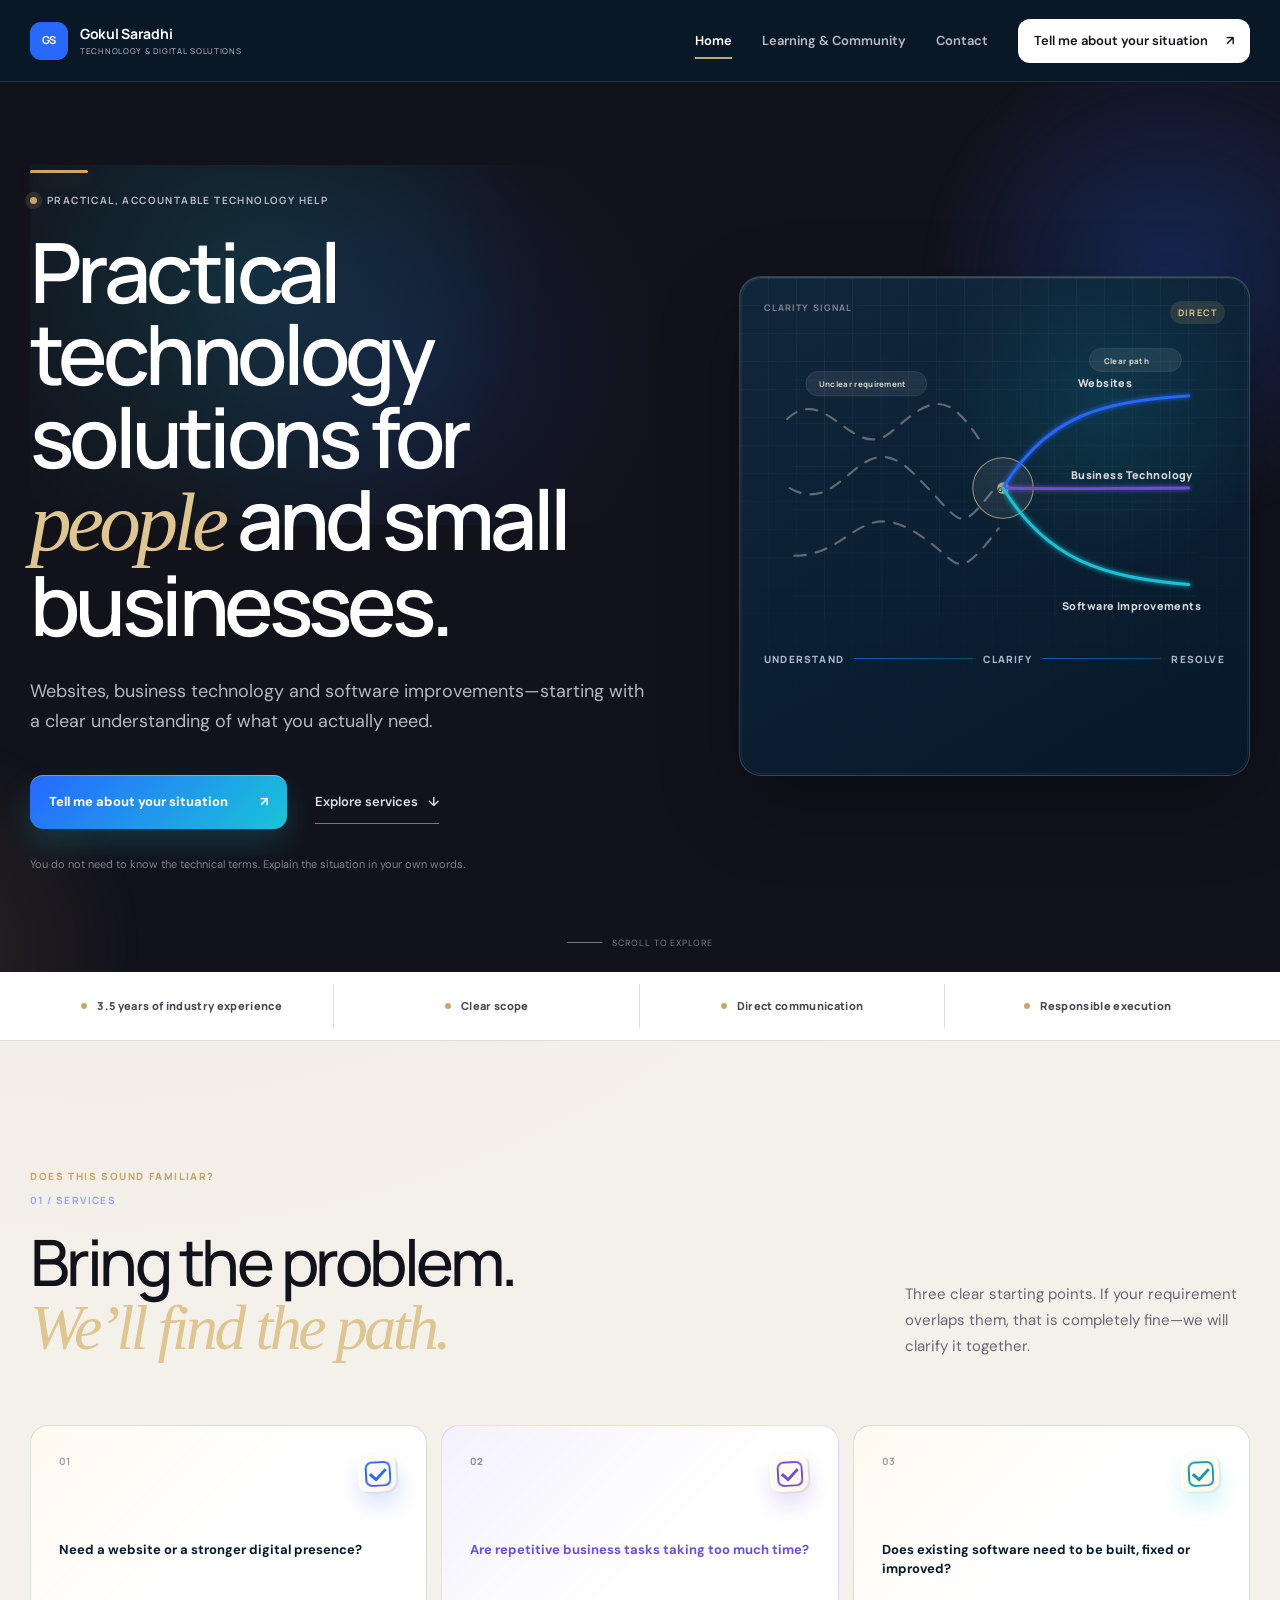
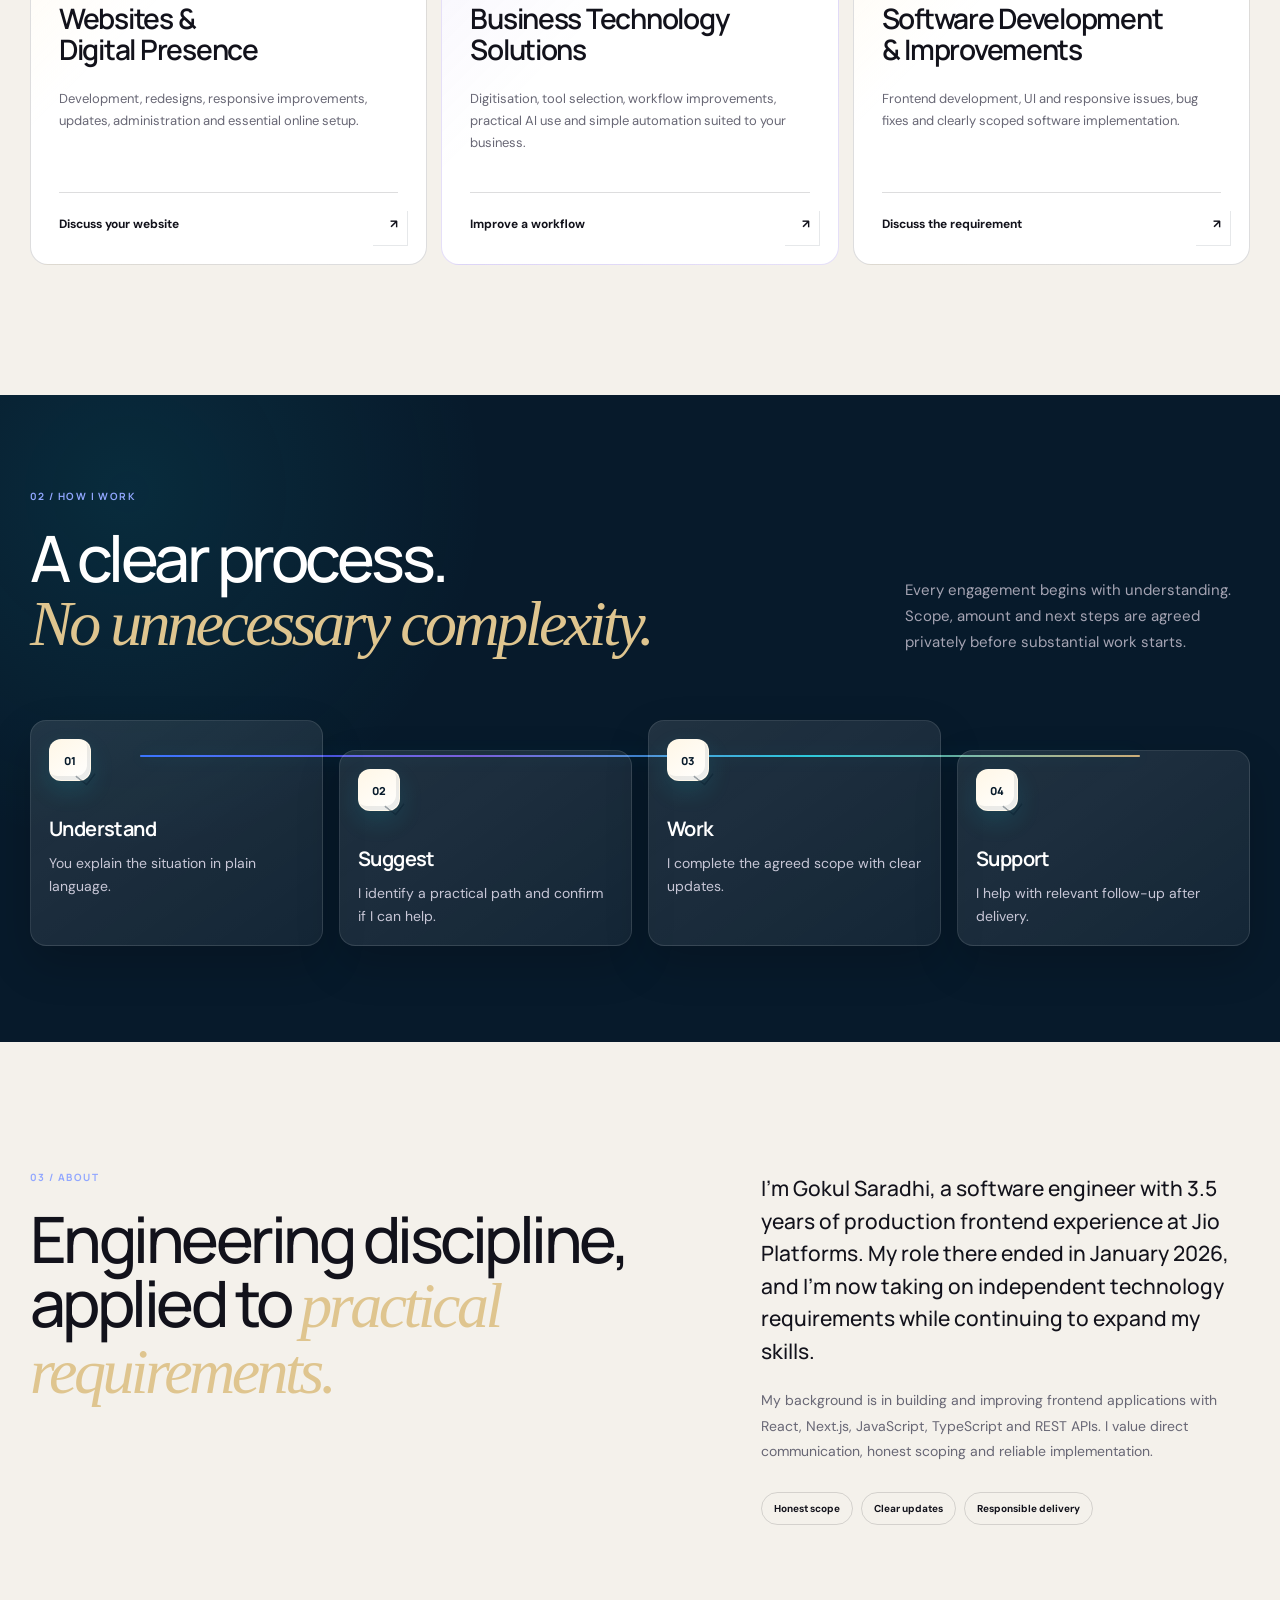
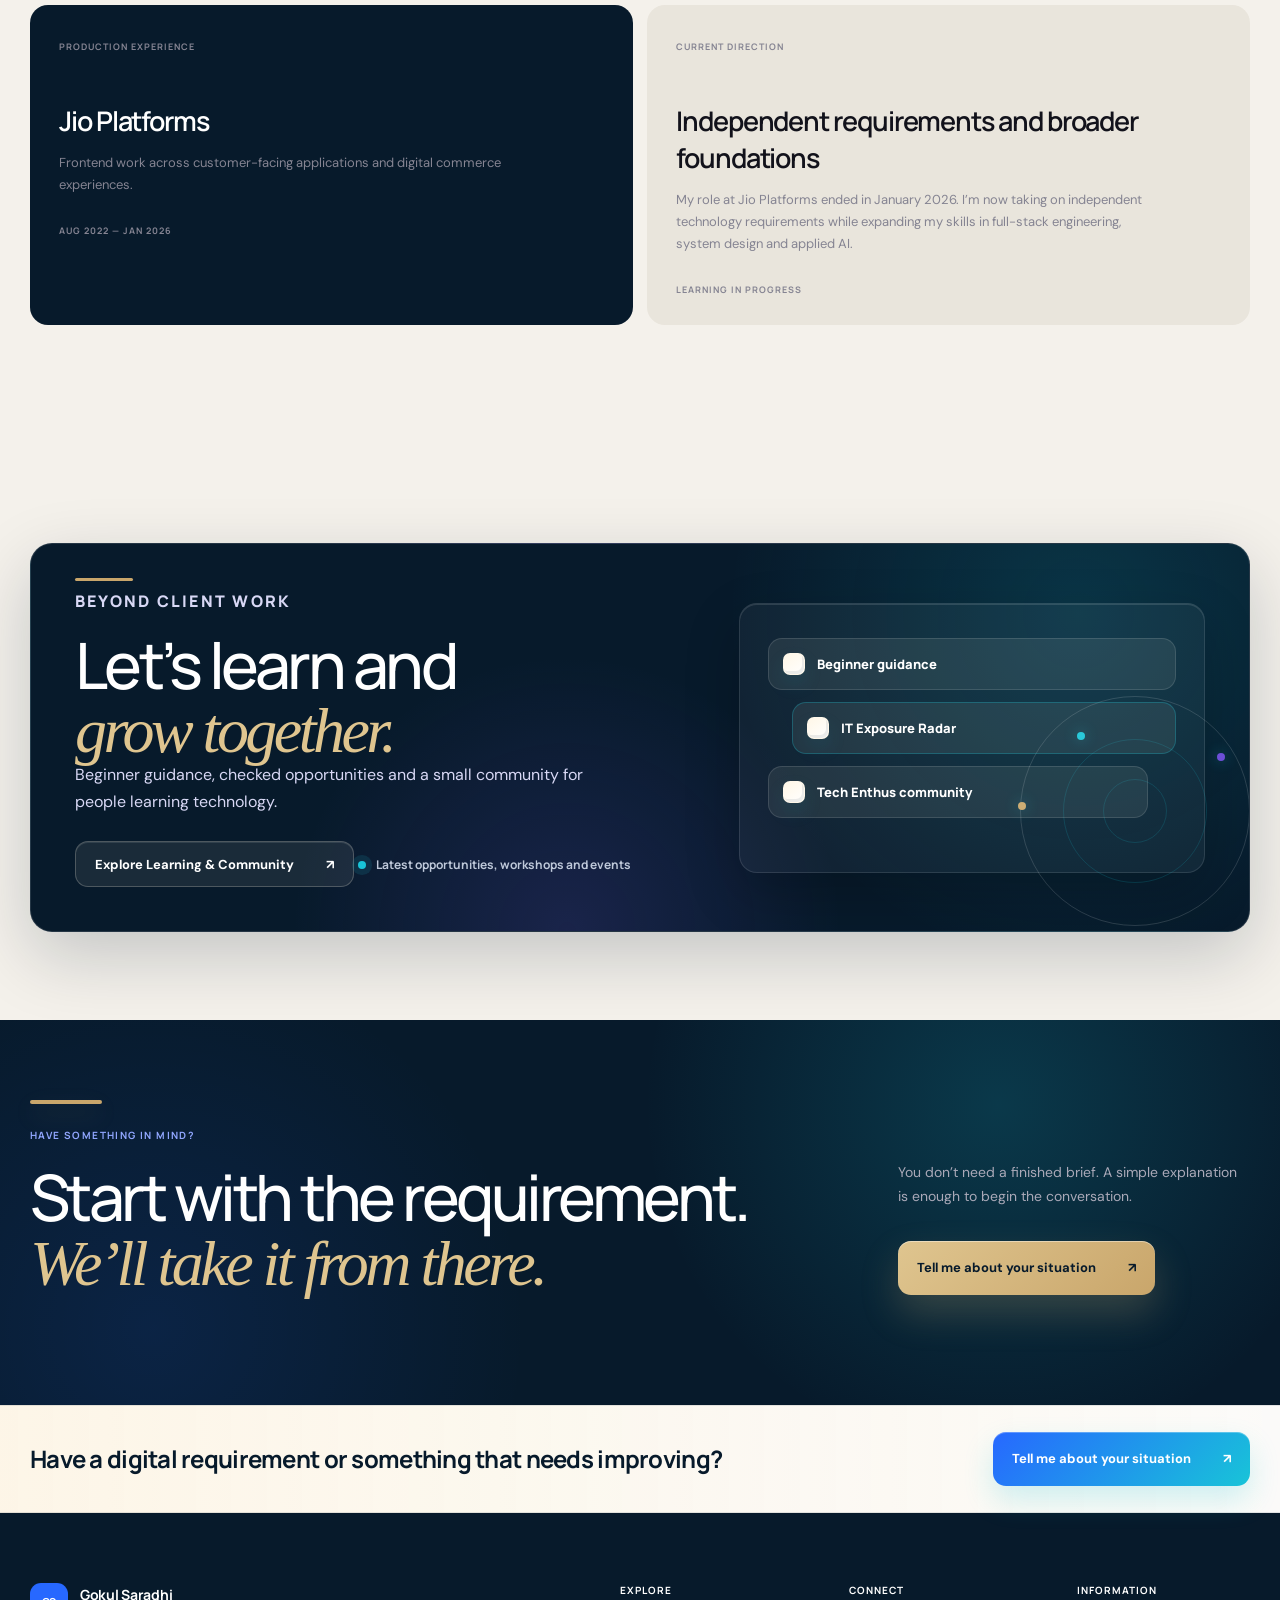
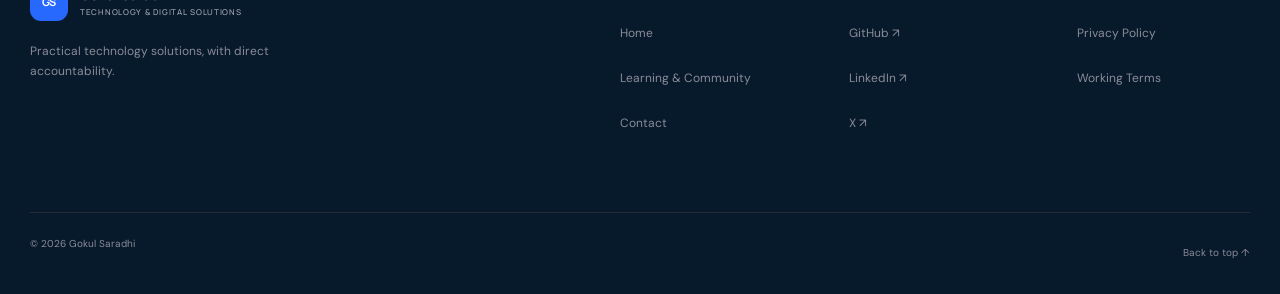
<file: index.html>
<!doctype html>
<html lang="en">
<head>
  <meta charset="UTF-8">
  <meta name="viewport" content="width=device-width, initial-scale=1">
  <meta name="theme-color" content="#11111a">
  <meta name="description" content="Practical websites, business technology solutions and software improvements by Gokul Saradhi.">
  <title>Gokul Saradhi — Technology &amp; Digital Solutions</title>
  <link rel="stylesheet" href="styles.css">
  <script>document.documentElement.classList.add('js')</script>
</head>
<body>
  <a class="skip-link" href="#main">Skip to content</a>
  <header class="site-header">
    <a class="brand" href="index.html" aria-label="Gokul Saradhi home">
      <span class="brand-mark">GS</span><span>Gokul Saradhi<small>Technology &amp; Digital Solutions</small></span>
    </a>
    <a class="mobile-header-cta" href="contact.html" aria-label="Tell me about your situation">Tell me <span>↗</span></a>
    <button class="menu-button" type="button" aria-expanded="false" aria-controls="site-nav"><span></span><span></span><span class="sr-only">Menu</span></button>
    <nav id="site-nav" aria-label="Primary navigation">
      <a class="active" href="index.html">Home</a>
      <a href="learning-community.html">Learning &amp; Community</a>
      <a href="contact.html">Contact</a>
      <a class="nav-action" href="contact.html">Tell me about your situation <span>↗</span></a>
    </nav>
  </header>

  <main id="main">
    <section class="hero dark-section">
      <div class="ambient ambient-one"></div><div class="ambient ambient-two"></div>
      <div class="shell hero-grid">
        <div class="hero-copy" data-reveal>
          <p class="eyebrow"><span></span> Practical, accountable technology help</p>
          <h1>Practical technology solutions for <em>people</em> and small businesses.</h1>
          <p class="hero-lead">Websites, business technology and software improvements—starting with a clear understanding of what you actually need.</p>
          <div class="action-row">
            <a class="button button-primary hero-primary magnetic" href="contact.html">Tell me about your situation <span>↗</span></a>
            <a class="text-action" href="#services">Explore services <span>↓</span></a>
          </div>
          <p class="hero-note">You do not need to know the technical terms. Explain the situation in your own words.</p>
        </div>

        <div class="conversation clarity-signal-card" data-parallax data-reveal data-signal aria-label="Unclear requirements becoming clear technology paths">
          <div class="conversation-head"><span>CLARITY SIGNAL</span><i>DIRECT</i></div>
          <svg class="clarity-signal" viewBox="0 0 640 430" role="img" aria-labelledby="clarity-title clarity-desc">
            <title id="clarity-title">A confused digital signal resolving into clear service paths</title>
            <desc id="clarity-desc">Uncertain paths move through one clarity point and resolve into websites, business technology and software improvements.</desc>
            <defs><filter id="signalGlow" x="-20%" y="-20%" width="140%" height="140%"><feGaussianBlur stdDeviation="4" result="blur"></feGaussianBlur><feMerge><feMergeNode in="blur"></feMergeNode><feMergeNode in="SourceGraphic"></feMergeNode></feMerge></filter></defs>
            <g class="signal-grid" aria-hidden="true"><path d="M40 64H600M40 124H600M40 184H600M40 244H600M40 304H600M40 364H600"></path><path d="M84 34V394M164 34V394M244 34V394M324 34V394M404 34V394M484 34V394M564 34V394"></path></g>
            <g class="signal-tangle" aria-hidden="true"><path d="M32 118C88 66 124 182 178 135S254 76 302 151"></path><path d="M36 214C110 258 132 120 206 192S266 282 320 215"></path><path d="M42 308C118 308 132 232 204 272S260 356 326 270"></path></g>
            <g class="signal-core"><circle cx="332" cy="214" r="42"></circle><circle cx="332" cy="214" r="8"></circle><text x="332" y="220" text-anchor="middle">GS</text></g>
            <g class="signal-paths" filter="url(#signalGlow)"><path class="signal-line signal-line-blue" d="M332 214C394 112 470 94 590 86"></path><path class="signal-line signal-line-violet" d="M332 214C414 216 492 214 590 214"></path><path class="signal-line signal-line-cyan" d="M332 214C394 316 474 338 590 348"></path></g>
            <g class="signal-labels"><text x="436" y="74">Websites</text><text x="426" y="202">Business Technology</text><text x="414" y="384">Software Improvements</text></g>
            <g class="signal-proof"><rect x="58" y="52" width="168" height="34" rx="17"></rect><text x="76" y="74">Unclear requirement</text><rect x="452" y="20" width="128" height="32" rx="16"></rect><text x="472" y="42">Clear path</text></g>
          </svg>
          <div class="signal-caption"><span>Understand</span><b></b><span>Clarify</span><b></b><span>Resolve</span></div>
        </div>
      </div>
      <div class="scroll-cue"><span></span> Scroll to explore</div>
    </section>

    <section class="credibility" aria-label="Engineering credibility">
      <div class="shell trust-strip">
        <span>3.5 years of industry experience</span>
        <span>Clear scope</span>
        <span>Direct communication</span>
        <span>Responsible execution</span>
      </div>
    </section>

    <section class="section services" id="services">
      <div class="shell">
        <div class="section-heading" data-reveal>
          <div><p class="section-eyebrow">Does this sound familiar?</p><p class="kicker">01 / Services</p><h2>Bring the problem.<br><em>We’ll find the path.</em></h2></div>
          <p>Three clear starting points. If your requirement overlaps them, that is completely fine—we will clarify it together.</p>
        </div>
        <div class="service-grid">
          <article class="service-card" data-reveal>
            <div class="card-top"><span>01</span><i class="service-icon service-icon-blue" aria-hidden="true"><span></span></i></div>
            <p class="service-prompt">Need a website or a stronger digital presence?</p>
            <h3>Websites &amp;<br>Digital Presence</h3>
            <p>Development, redesigns, responsive improvements, updates, administration and essential online setup.</p>
            <a href="contact.html?reason=website">Discuss your website <span>↗</span></a>
          </article>
          <article class="service-card featured" data-reveal>
            <div class="card-top"><span>02</span><i class="service-icon service-icon-violet" aria-hidden="true"><span></span></i></div>
            <p class="service-prompt">Are repetitive business tasks taking too much time?</p>
            <h3>Business Technology<br>Solutions</h3>
            <p>Digitisation, tool selection, workflow improvements, practical AI use and simple automation suited to your business.</p>
            <a href="contact.html?reason=business">Improve a workflow <span>↗</span></a>
          </article>
          <article class="service-card" data-reveal>
            <div class="card-top"><span>03</span><i class="service-icon service-icon-cyan" aria-hidden="true"><span></span></i></div>
            <p class="service-prompt">Does existing software need to be built, fixed or improved?</p>
            <h3>Software Development<br>&amp; Improvements</h3>
            <p>Frontend development, UI and responsive issues, bug fixes and clearly scoped software implementation.</p>
            <a href="contact.html?reason=software">Discuss the requirement <span>↗</span></a>
          </article>
        </div>
      </div>
    </section>

    <section class="section process dark-section" id="process">
      <div class="shell">
        <div class="section-heading inverse" data-reveal>
          <div><p class="kicker">02 / How I work</p><h2>A clear process.<br><em>No unnecessary complexity.</em></h2></div>
          <p>Every engagement begins with understanding. Scope, amount and next steps are agreed privately before substantial work starts.</p>
        </div>
        <div class="process-flow" data-process>
          <div class="process-path" aria-hidden="true"></div>
          <article>
            <span class="process-marker">01</span>
            <h3>Understand</h3>
            <p>You explain the situation in plain language.</p>
          </article>
          <article>
            <span class="process-marker">02</span>
            <h3>Suggest</h3>
            <p>I identify a practical path and confirm if I can help.</p>
          </article>
          <article>
            <span class="process-marker">03</span>
            <h3>Work</h3>
            <p>I complete the agreed scope with clear updates.</p>
          </article>
          <article>
            <span class="process-marker">04</span>
            <h3>Support</h3>
            <p>I help with relevant follow-up after delivery.</p>
          </article>
        </div>
      </div>
    </section>

    <section class="section about" id="about">
      <div class="shell about-grid">
        <div data-reveal><p class="kicker">03 / About</p><h2>Engineering discipline, applied to <em>practical requirements.</em></h2></div>
        <div class="about-copy" data-reveal>
          <p class="large-copy">I’m Gokul Saradhi, a software engineer with 3.5 years of production frontend experience at Jio Platforms. My role there ended in January 2026, and I’m now taking on independent technology requirements while continuing to expand my skills.</p>
          <p>My background is in building and improving frontend applications with React, Next.js, JavaScript, TypeScript and REST APIs. I value direct communication, honest scoping and reliable implementation.</p>
          <div class="value-list"><span>Honest scope</span><span>Clear updates</span><span>Responsible delivery</span></div>
        </div>
      </div>
      <div class="shell experience-cards">
        <article data-reveal><span>PRODUCTION EXPERIENCE</span><h3>Jio Platforms</h3><p>Frontend work across customer-facing applications and digital commerce experiences.</p><small>AUG 2022 — JAN 2026</small></article>
        <article data-reveal><span>CURRENT DIRECTION</span><h3>Independent requirements and broader foundations</h3><p>My role at Jio Platforms ended in January 2026. I’m now taking on independent technology requirements while expanding my skills in full-stack engineering, system design and applied AI.</p><small>LEARNING IN PROGRESS</small></article>
      </div>
    </section>

    <section class="section learning-preview">
      <div class="shell learning-panel" data-reveal>
        <div class="learning-copy">
          <p class="learning-eyebrow">Beyond client work</p>
          <h2>Let’s learn and<br><em>grow together.</em></h2>
          <p>Beginner guidance, checked opportunities and a small community for people learning technology.</p>
          <a class="button button-dark magnetic" href="learning-community.html">Explore Learning &amp; Community <span>↗</span></a>
          <div class="radar-signal"><span></span>Latest opportunities, workshops and events</div>
        </div>
        <div class="learning-signal" aria-label="Learning and community topics">
          <div class="learning-rings" aria-hidden="true"><span></span><i></i><b></b></div>
          <ul>
            <li><span></span>Beginner guidance</li>
            <li><span></span>IT Exposure Radar</li>
            <li><span></span>Tech Enthus community</li>
          </ul>
        </div>
      </div>
    </section>

    <section class="section final-cta dark-section">
      <div class="shell cta-grid" data-reveal>
        <div><p class="kicker">Have something in mind?</p><h2>Start with the requirement.<br><em>We’ll take it from there.</em></h2></div>
        <div><p>You don’t need a finished brief. A simple explanation is enough to begin the conversation.</p><a class="button button-primary final-primary magnetic" href="contact.html">Tell me about your situation <span>↗</span></a></div>
      </div>
    </section>
  </main>

  <section class="footer-action-strip">
    <div class="shell footer-action-inner">
      <p>Have a digital requirement or something that needs improving?</p>
      <a class="button button-primary footer-action-button" href="contact.html">Tell me about your situation <span>↗</span></a>
    </div>
  </section>

  <footer class="site-footer">
    <div class="shell footer-grid">
      <div><a class="brand footer-brand" href="index.html"><span class="brand-mark">GS</span><span>Gokul Saradhi<small>Technology &amp; Digital Solutions</small></span></a><p>Practical technology solutions, with direct accountability.</p></div>
      <div><h3>Explore</h3><a href="index.html">Home</a><a href="learning-community.html">Learning &amp; Community</a><a href="contact.html">Contact</a></div>
      <div><h3>Connect</h3><a href="https://github.com/simplygokul" target="_blank" rel="noopener noreferrer">GitHub ↗</a><a href="https://www.linkedin.com/in/gokul-saradhi-0830a365/" target="_blank" rel="noopener noreferrer">LinkedIn ↗</a><a href="https://x.com/simply_gokul" target="_blank" rel="noopener noreferrer">X ↗</a></div>
      <div><h3>Information</h3><a href="privacy.html">Privacy Policy</a><a href="terms.html">Working Terms</a></div>
    </div>
    <div class="shell footer-bottom"><span>© 2026 Gokul Saradhi</span><a href="#main">Back to top ↑</a></div>
  </footer>
  <script src="script.js"></script>
</body>
</html>
</file>
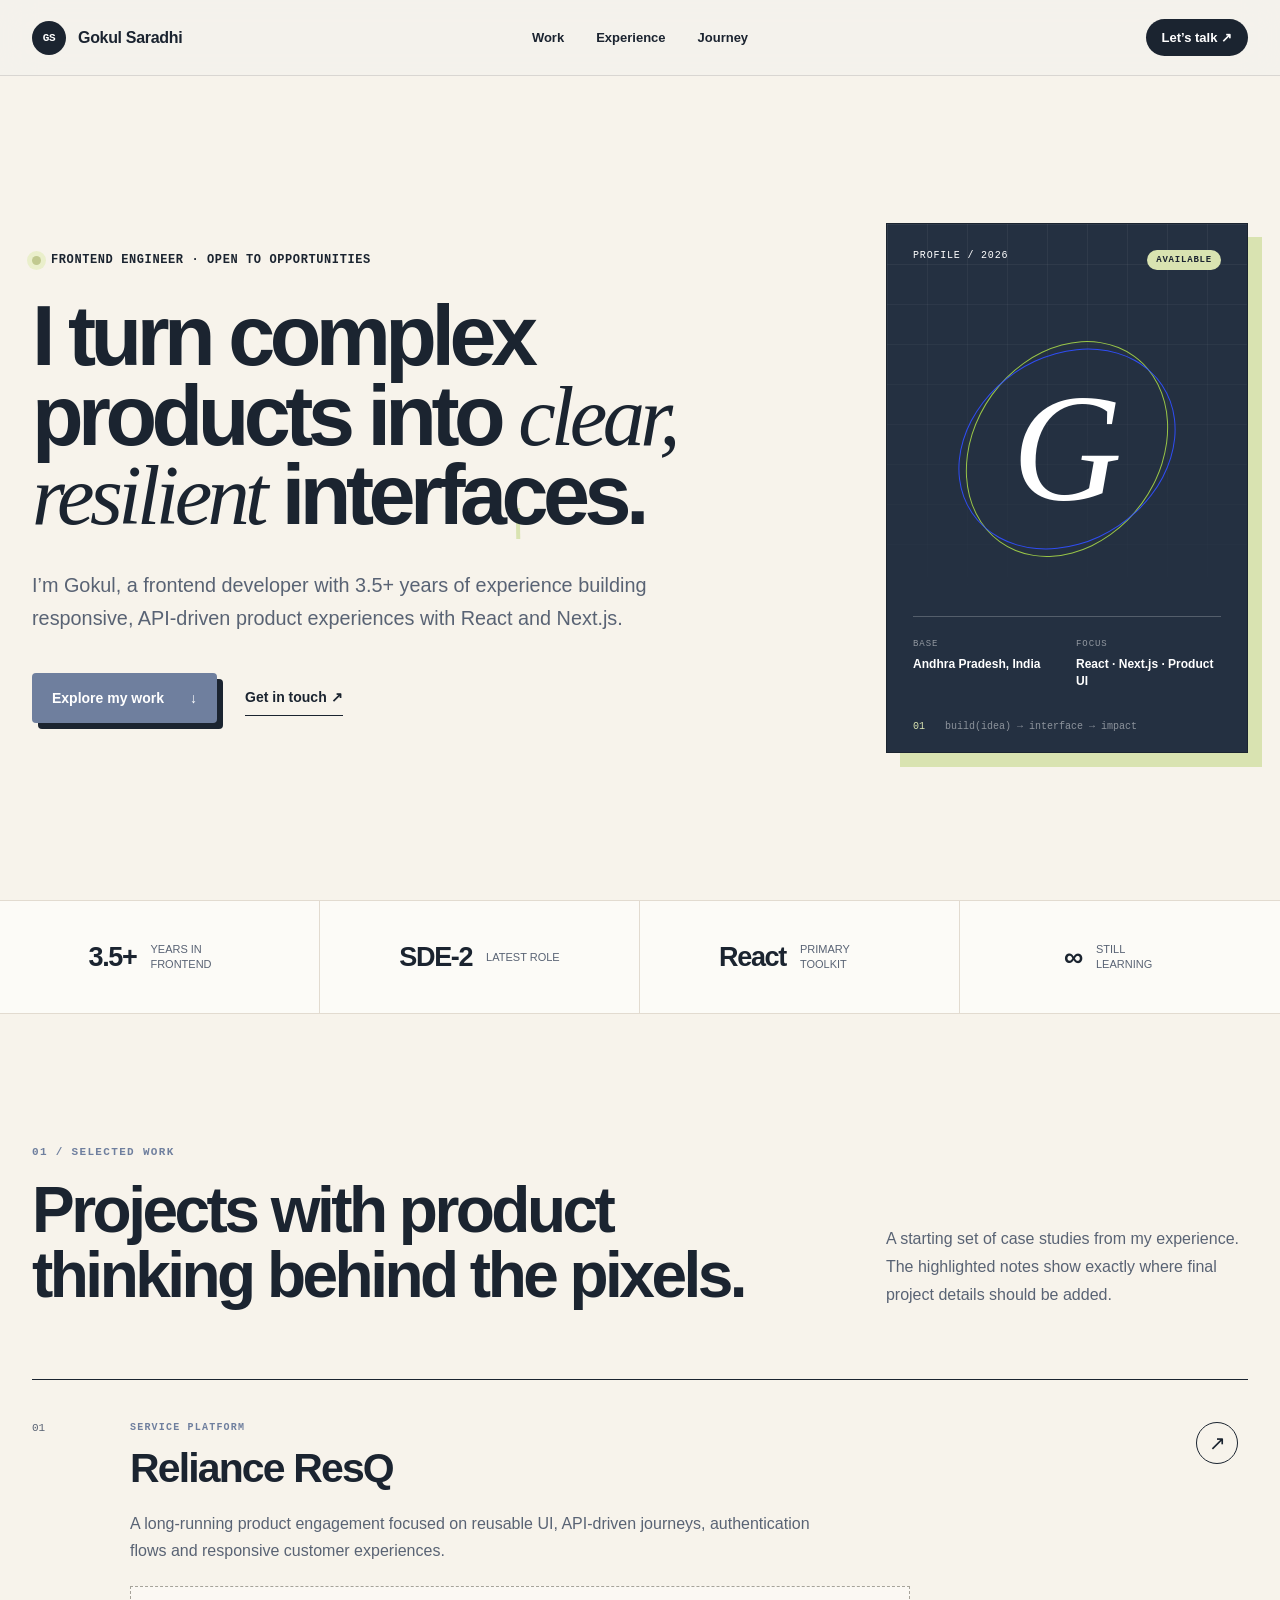
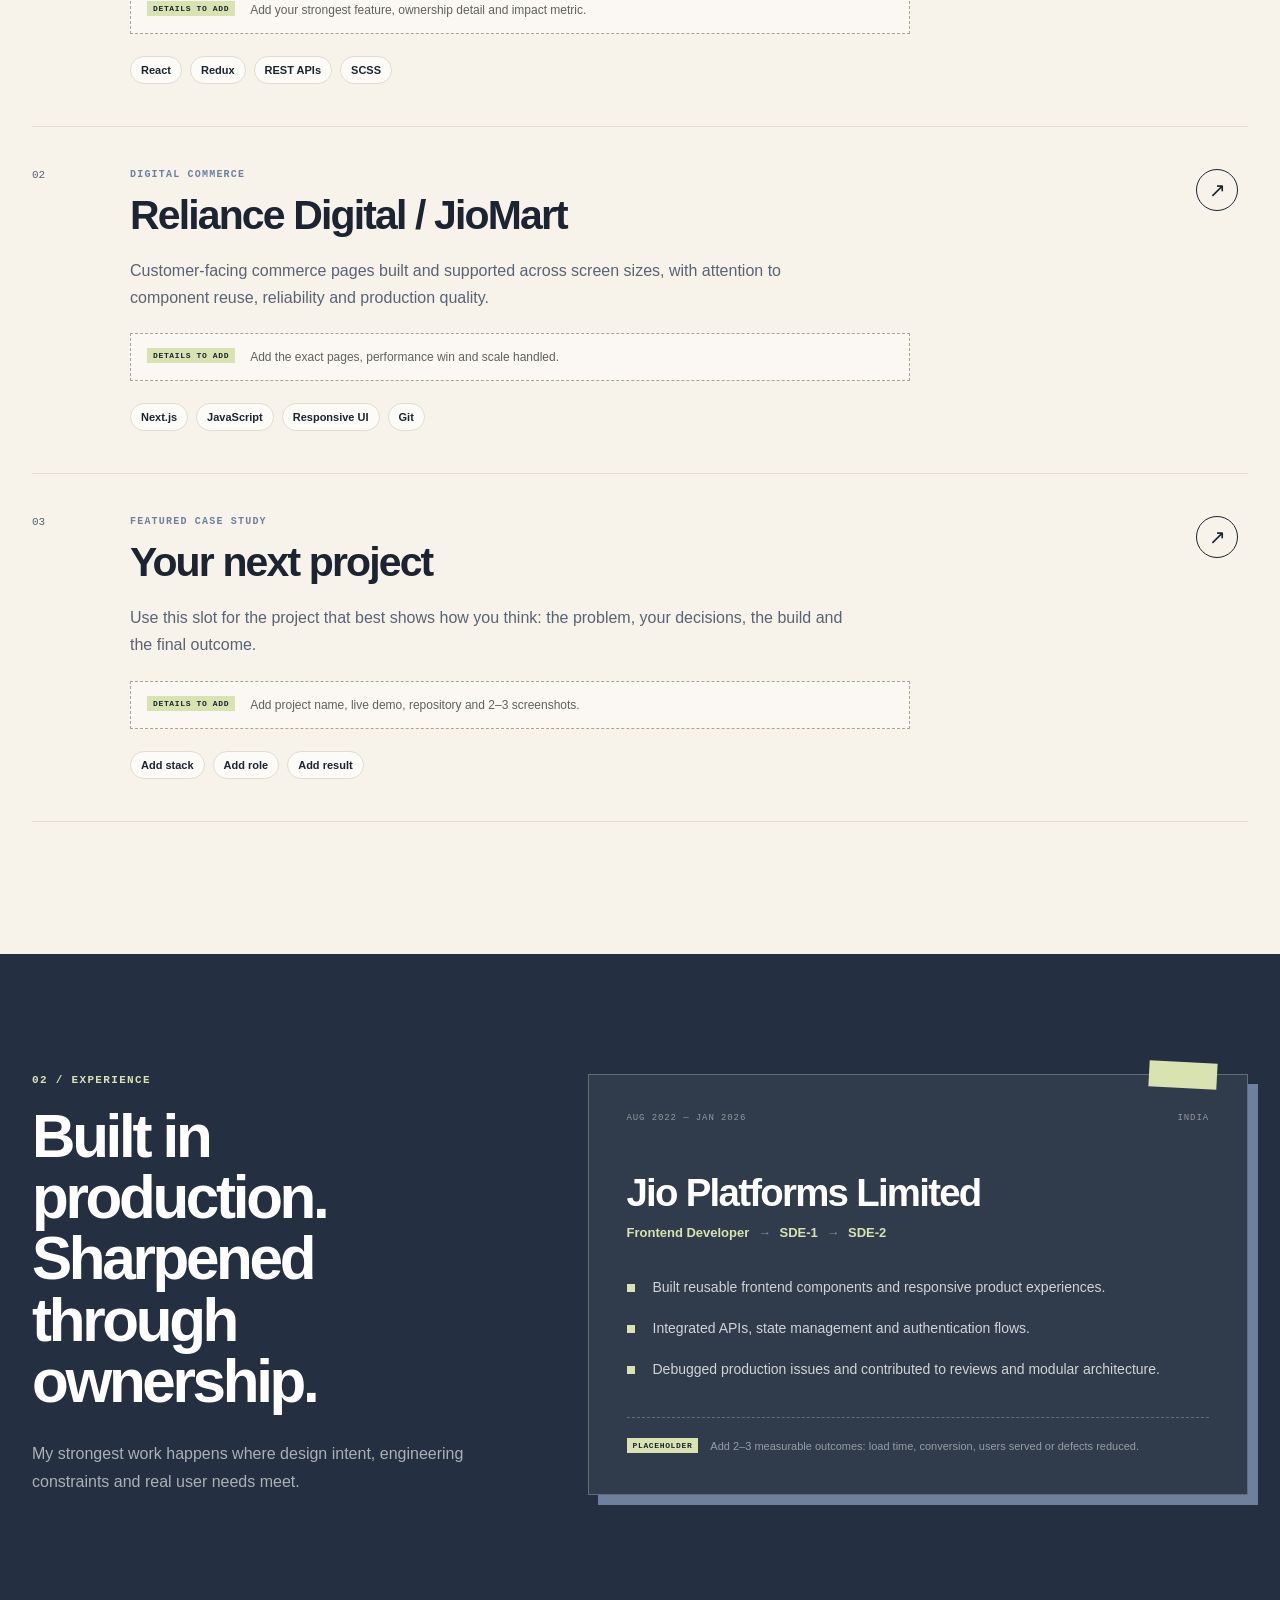
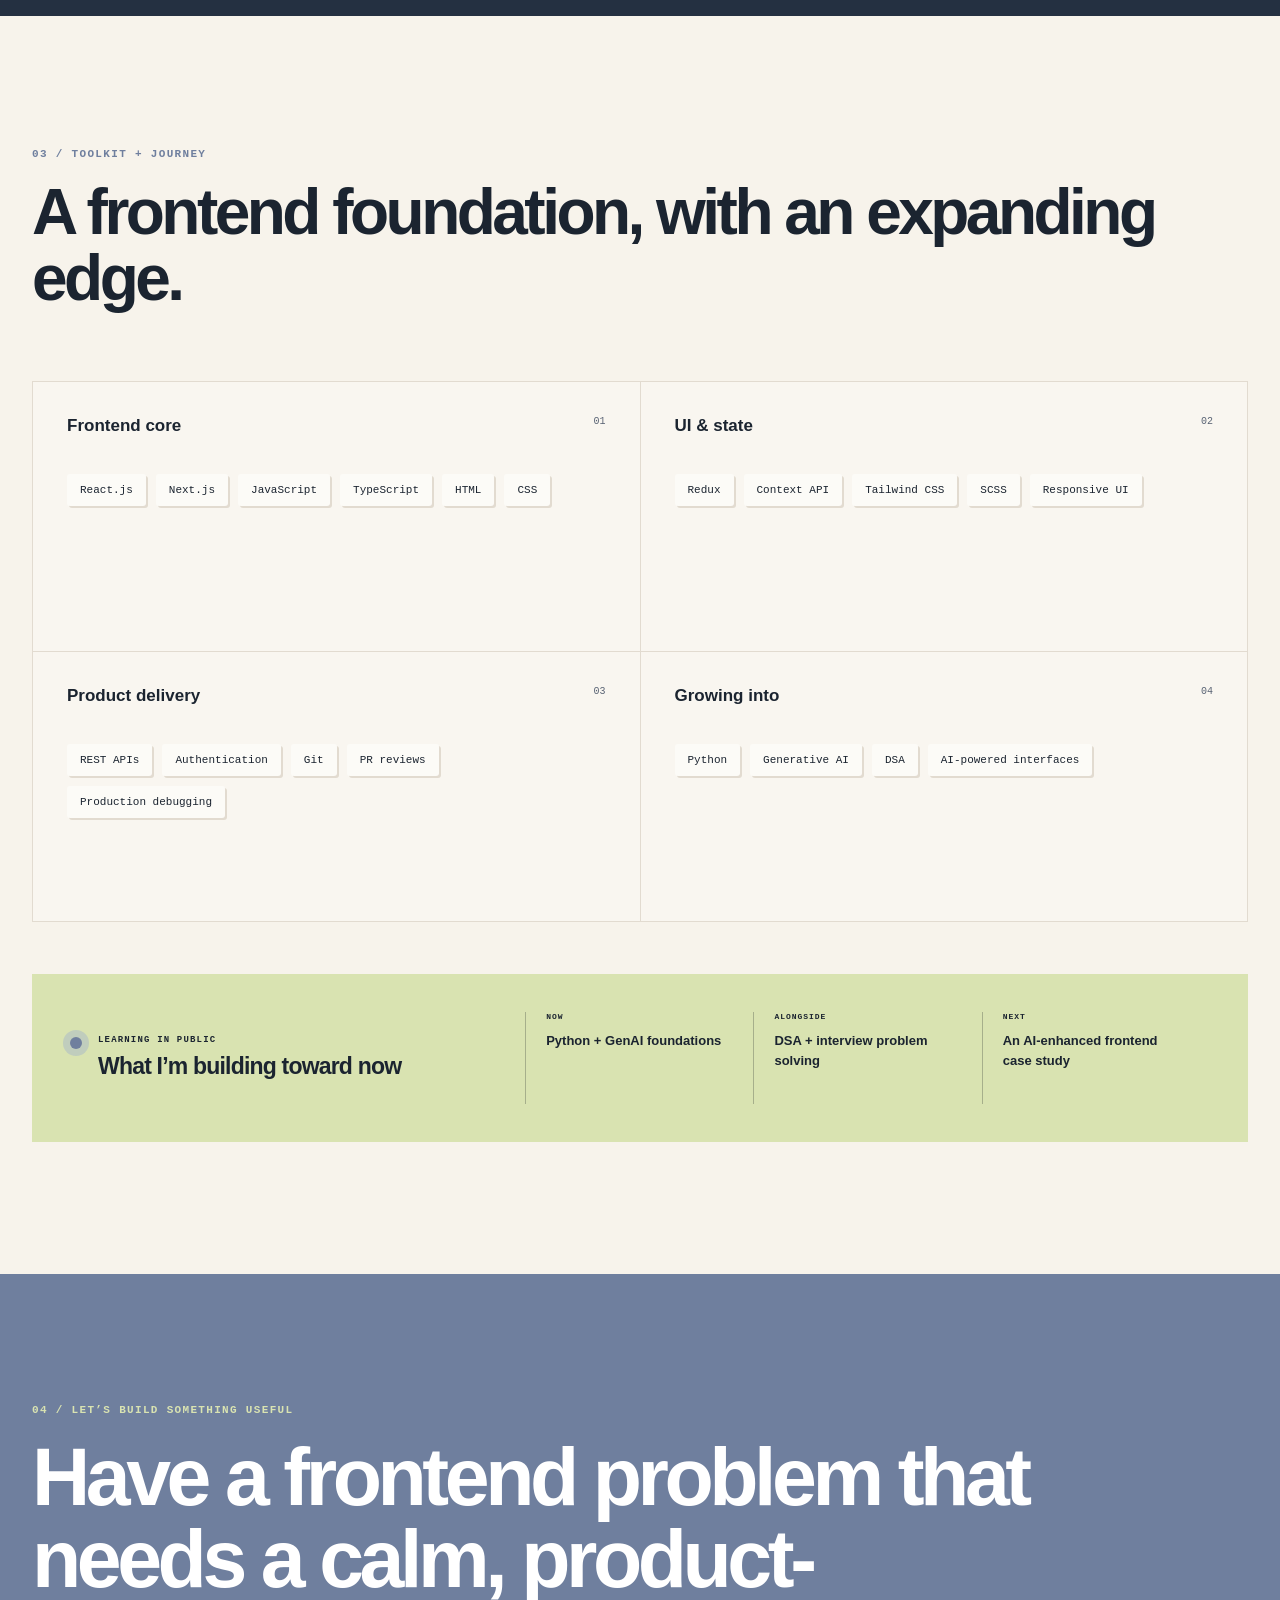
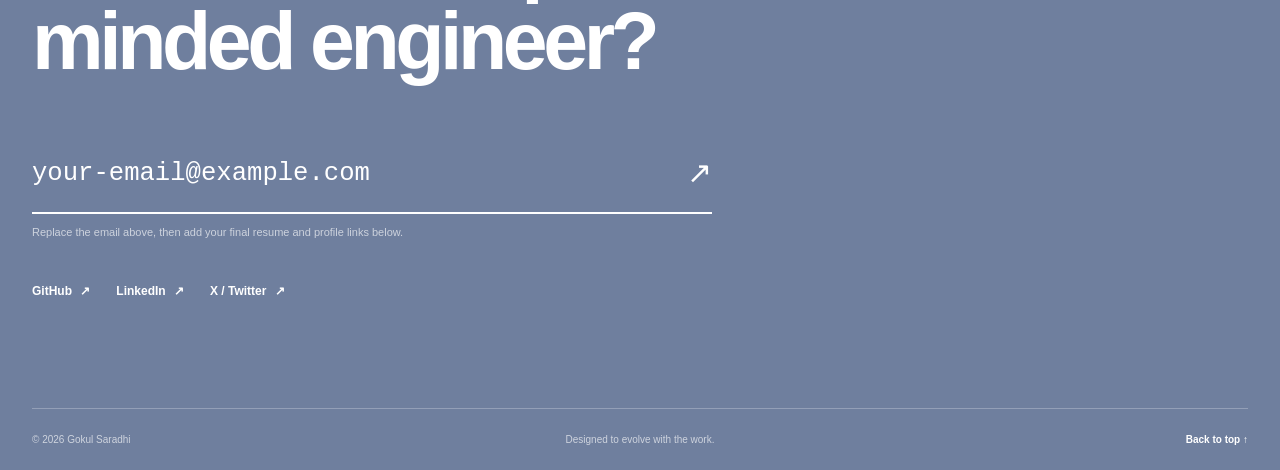
<file: gokul-portfolio/index.html>
<!doctype html>
<html lang="en">
  <head>
    <meta charset="UTF-8" />
    <meta name="viewport" content="width=device-width, initial-scale=1.0" />
    <meta name="theme-color" content="#f4f2ec" />
    <meta
      name="description"
      content="Gokul Saradhi — frontend engineer specializing in React, Next.js and responsive product experiences."
    />
    <title>Gokul Saradhi — Frontend Engineer</title>
    <link rel="stylesheet" href="styles.css" />
  </head>
  <body>
    <header class="site-header">
      <a class="brand" href="#top" aria-label="Gokul Saradhi, home">
        <span class="brand-mark">GS</span>
        <span class="brand-name">Gokul Saradhi</span>
      </a>
      <nav aria-label="Primary navigation">
        <a href="#work">Work</a>
        <a href="#experience">Experience</a>
        <a href="#journey">Journey</a>
      </nav>
      <a class="header-cta" href="#contact">Let’s talk <span aria-hidden="true">↗</span></a>
    </header>

    <main>
      <section class="hero section-shell" id="top">
        <div class="hero-copy">
          <div class="eyebrow reveal-up">
            <span class="status-dot"></span>
            Frontend engineer · Open to opportunities
          </div>
          <h1 class="reveal-up delay-1">
            I turn complex products into <em>clear, resilient</em> interfaces.
          </h1>
          <p class="hero-intro reveal-up delay-2">
            I’m Gokul, a frontend developer with 3.5+ years of experience building
            responsive, API-driven product experiences with React and Next.js.
          </p>
          <div class="hero-actions reveal-up delay-3">
            <a class="button button-primary" href="#work">Explore my work <span aria-hidden="true">↓</span></a>
            <a class="text-link" href="#contact">Get in touch <span aria-hidden="true">↗</span></a>
          </div>
        </div>

        <aside class="hero-panel reveal-up delay-2" aria-label="Developer profile snapshot">
          <div class="panel-topline">
            <span>PROFILE / 2026</span>
            <span class="live-pill">AVAILABLE</span>
          </div>
          <div class="monogram-wrap" aria-hidden="true">
            <div class="orbit orbit-one"></div>
            <div class="orbit orbit-two"></div>
            <span>G</span>
          </div>
          <div class="panel-data">
            <div><small>BASE</small><strong>Andhra Pradesh, India</strong></div>
            <div><small>FOCUS</small><strong>React · Next.js · Product UI</strong></div>
          </div>
          <div class="code-line" aria-hidden="true"><span>01</span> build(idea) → interface → impact</div>
        </aside>
      </section>

      <div class="proof-strip" aria-label="Career highlights">
        <div><strong>3.5+</strong><span>years in frontend</span></div>
        <div><strong>SDE-2</strong><span>latest role</span></div>
        <div><strong>React</strong><span>primary toolkit</span></div>
        <div><strong>∞</strong><span>still learning</span></div>
      </div>

      <section class="work section-shell" id="work">
        <div class="section-heading">
          <div>
            <p class="section-kicker">01 / Selected work</p>
            <h2>Projects with product thinking behind the pixels.</h2>
          </div>
          <p>
            A starting set of case studies from my experience. The highlighted notes show
            exactly where final project details should be added.
          </p>
        </div>

        <div class="project-list">
          <article class="project">
            <div class="project-number">01</div>
            <div class="project-content">
              <p class="project-label">Service platform</p>
              <h3>Reliance ResQ</h3>
              <p class="project-description">
                A long-running product engagement focused on reusable UI, API-driven journeys,
                authentication flows and responsive customer experiences.
              </p>
              <div class="placeholder-note">
                <span>DETAILS TO ADD</span>
                <p>Add your strongest feature, ownership detail and impact metric.</p>
              </div>
              <ul class="tag-list" aria-label="Reliance ResQ technologies">
                <li>React</li><li>Redux</li><li>REST APIs</li><li>SCSS</li>
              </ul>
            </div>
            <div class="project-arrow" aria-hidden="true">↗</div>
          </article>

          <article class="project">
            <div class="project-number">02</div>
            <div class="project-content">
              <p class="project-label">Digital commerce</p>
              <h3>Reliance Digital / JioMart</h3>
              <p class="project-description">
                Customer-facing commerce pages built and supported across screen sizes, with
                attention to component reuse, reliability and production quality.
              </p>
              <div class="placeholder-note">
                <span>DETAILS TO ADD</span>
                <p>Add the exact pages, performance win and scale handled.</p>
              </div>
              <ul class="tag-list" aria-label="Digital commerce technologies">
                <li>Next.js</li><li>JavaScript</li><li>Responsive UI</li><li>Git</li>
              </ul>
            </div>
            <div class="project-arrow" aria-hidden="true">↗</div>
          </article>

          <article class="project">
            <div class="project-number">03</div>
            <div class="project-content">
              <p class="project-label">Featured case study</p>
              <h3>Your next project</h3>
              <p class="project-description">
                Use this slot for the project that best shows how you think: the problem, your
                decisions, the build and the final outcome.
              </p>
              <div class="placeholder-note">
                <span>DETAILS TO ADD</span>
                <p>Add project name, live demo, repository and 2–3 screenshots.</p>
              </div>
              <ul class="tag-list" aria-label="Project details to add">
                <li>Add stack</li><li>Add role</li><li>Add result</li>
              </ul>
            </div>
            <div class="project-arrow" aria-hidden="true">↗</div>
          </article>
        </div>
      </section>

      <section class="experience-band" id="experience">
        <div class="section-shell experience-grid">
          <div class="experience-intro">
            <p class="section-kicker light">02 / Experience</p>
            <h2>Built in production. Sharpened through ownership.</h2>
            <p>
              My strongest work happens where design intent, engineering constraints and real
              user needs meet.
            </p>
          </div>
          <article class="role-card">
            <div class="role-meta"><span>AUG 2022 — JAN 2026</span><span>INDIA</span></div>
            <h3>Jio Platforms Limited</h3>
            <p class="role-path">Frontend Developer <span>→</span> SDE-1 <span>→</span> SDE-2</p>
            <ul>
              <li>Built reusable frontend components and responsive product experiences.</li>
              <li>Integrated APIs, state management and authentication flows.</li>
              <li>Debugged production issues and contributed to reviews and modular architecture.</li>
            </ul>
            <div class="role-footnote">
              <span>PLACEHOLDER</span>
              Add 2–3 measurable outcomes: load time, conversion, users served or defects reduced.
            </div>
          </article>
        </div>
      </section>

      <section class="toolkit section-shell" id="journey">
        <div class="section-heading compact-heading">
          <div>
            <p class="section-kicker">03 / Toolkit + journey</p>
            <h2>A frontend foundation, with an expanding edge.</h2>
          </div>
        </div>

        <div class="skills-grid">
          <article class="skill-group">
            <span class="skill-index">01</span><h3>Frontend core</h3>
            <div class="skill-cloud"><span>React.js</span><span>Next.js</span><span>JavaScript</span><span>TypeScript</span><span>HTML</span><span>CSS</span></div>
          </article>
          <article class="skill-group">
            <span class="skill-index">02</span><h3>UI &amp; state</h3>
            <div class="skill-cloud"><span>Redux</span><span>Context API</span><span>Tailwind CSS</span><span>SCSS</span><span>Responsive UI</span></div>
          </article>
          <article class="skill-group">
            <span class="skill-index">03</span><h3>Product delivery</h3>
            <div class="skill-cloud"><span>REST APIs</span><span>Authentication</span><span>Git</span><span>PR reviews</span><span>Production debugging</span></div>
          </article>
          <article class="skill-group">
            <span class="skill-index">04</span><h3>Growing into</h3>
            <div class="skill-cloud"><span>Python</span><span>Generative AI</span><span>DSA</span><span>AI-powered interfaces</span></div>
          </article>
        </div>

        <div class="learning-panel">
          <div class="learning-title">
            <span class="pulse" aria-hidden="true"></span>
            <div><p>LEARNING IN PUBLIC</p><h3>What I’m building toward now</h3></div>
          </div>
          <div class="learning-steps">
            <div><span>NOW</span><strong>Python + GenAI foundations</strong></div>
            <div><span>ALONGSIDE</span><strong>DSA + interview problem solving</strong></div>
            <div><span>NEXT</span><strong>An AI-enhanced frontend case study</strong></div>
          </div>
        </div>
      </section>

      <section class="contact" id="contact">
        <div class="section-shell contact-inner">
          <p class="section-kicker light">04 / Let’s build something useful</p>
          <h2>Have a frontend problem that needs a calm, product-minded engineer?</h2>
          <a class="contact-button" href="mailto:your-email@example.com">
            your-email@example.com <span aria-hidden="true">↗</span>
          </a>
          <p class="contact-placeholder">Replace the email above, then add your final resume and profile links below.</p>
          <div class="social-row">
            <a href="https://github.com/your-username">GitHub <span>↗</span></a>
            <a href="https://linkedin.com/in/your-profile">LinkedIn <span>↗</span></a>
            <a href="https://x.com/simply_gokul">X / Twitter <span>↗</span></a>
          </div>
        </div>
      </section>
    </main>

    <footer>
      <div class="section-shell footer-inner">
        <span>© 2026 Gokul Saradhi</span>
        <span>Designed to evolve with the work.</span>
        <a href="#top">Back to top ↑</a>
      </div>
    </footer>
  </body>
</html>
</file>
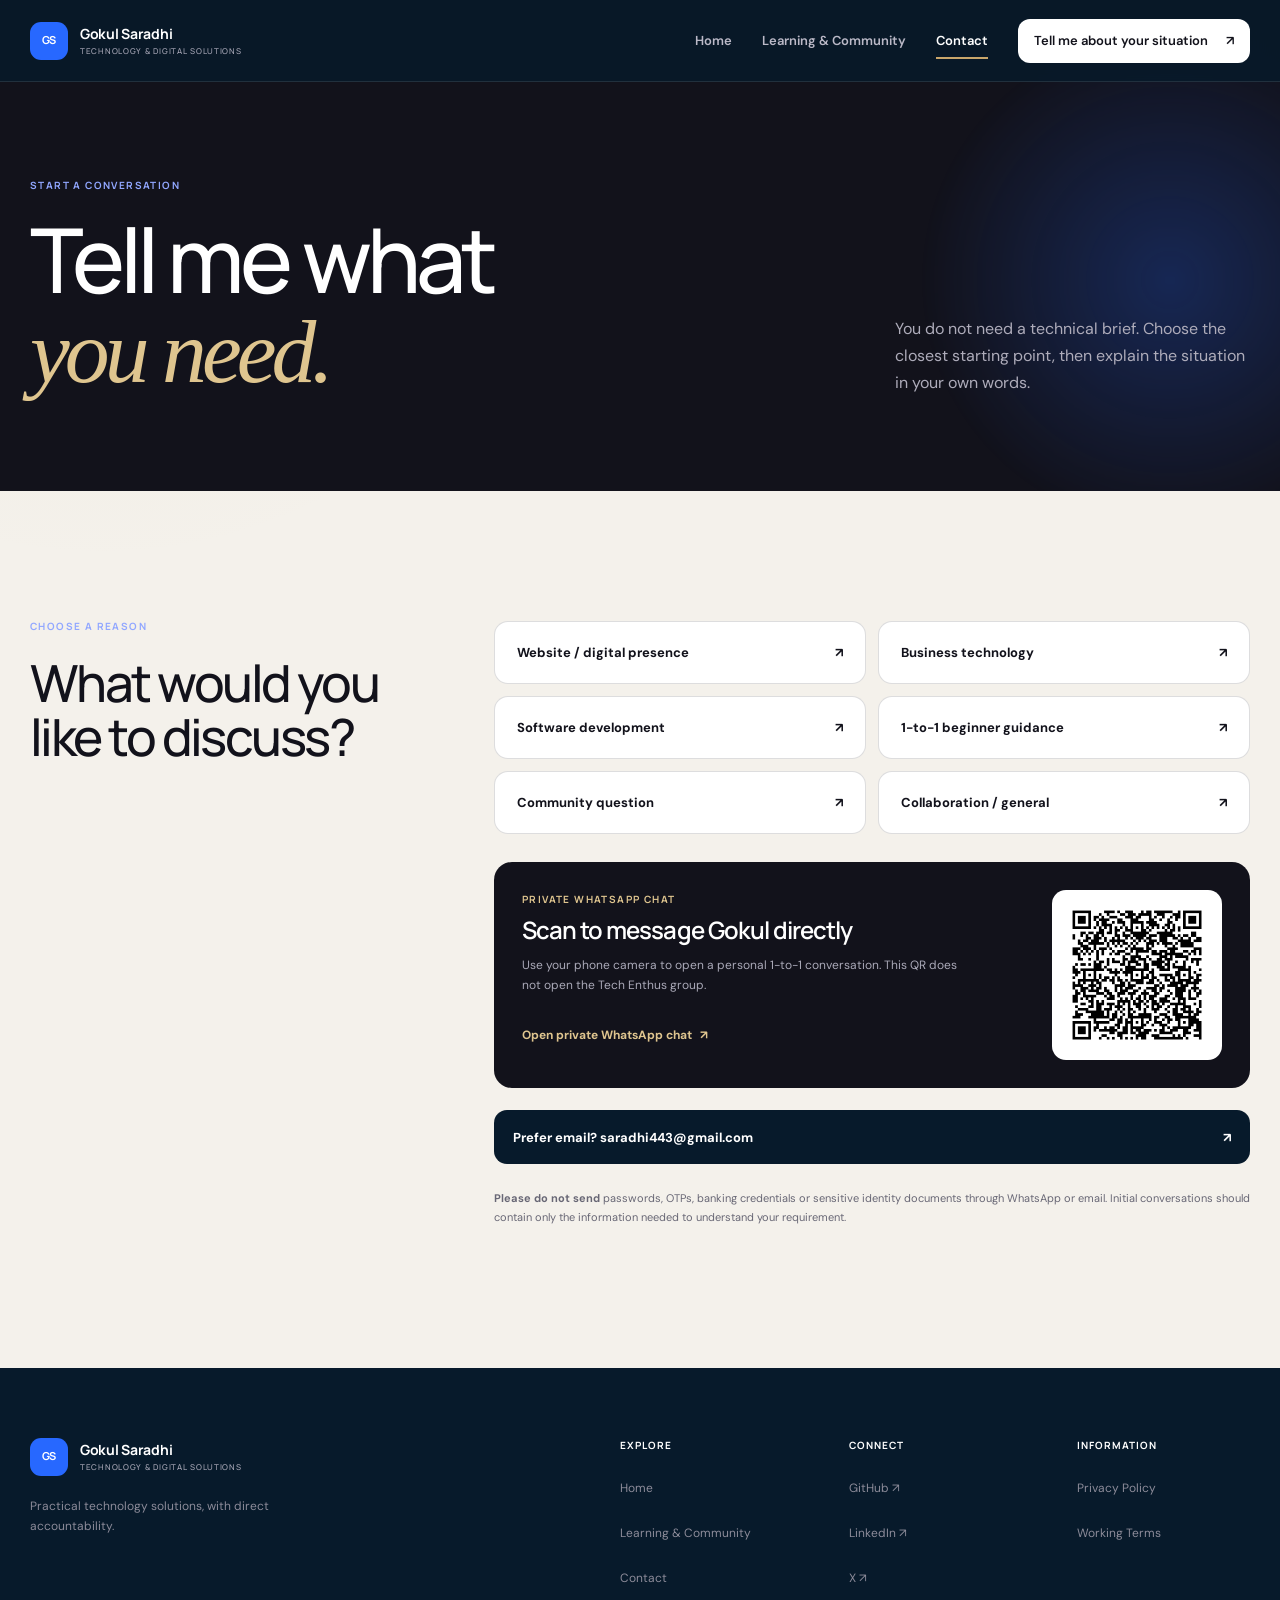
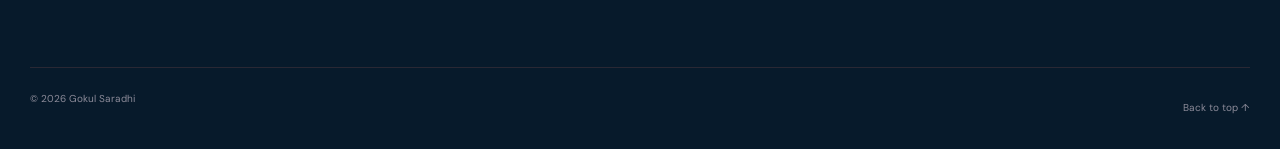
<file: contact.html>
<!doctype html>
<html lang="en">
  <head>
    <meta charset="UTF-8" />
    <meta name="viewport" content="width=device-width,initial-scale=1" />
    <meta name="theme-color" content="#11111a" />
    <meta
      name="description"
      content="Contact Gokul Saradhi about a website, business technology, software or beginner guidance requirement."
    />
    <title>Contact — Gokul Saradhi</title>
    <link rel="stylesheet" href="styles.css" />
    <script>
      document.documentElement.classList.add("js");
    </script>
  </head>
  <body>
    <a class="skip-link" href="#main">Skip to content</a>
    <header class="site-header">
      <a class="brand" href="index.html"
        ><span class="brand-mark">GS</span
        ><span
          >Gokul Saradhi<small>Technology &amp; Digital Solutions</small></span
        ></a
      ><a
        class="mobile-header-cta"
        href="contact.html"
        aria-label="Tell me about your situation"
        >Tell me <span>↗</span></a
      ><button
        class="menu-button"
        type="button"
        aria-expanded="false"
        aria-controls="site-nav"
      >
        <span></span><span></span><span class="sr-only">Menu</span>
      </button>
      <nav id="site-nav">
        <a href="index.html">Home</a
        ><a href="learning-community.html">Learning &amp; Community</a
        ><a class="active" href="contact.html">Contact</a
        ><a class="nav-action" href="contact.html"
          >Tell me about your situation <span>↗</span></a
        >
      </nav>
    </header>
    <main id="main">
      <section class="page-hero dark-section">
        <div class="ambient ambient-one"></div>
        <div class="shell page-hero-grid">
          <div data-reveal>
            <p class="kicker">Start a conversation</p>
            <h1>Tell me what<br /><em>you need.</em></h1>
          </div>
          <p data-reveal>
            You do not need a technical brief. Choose the closest starting
            point, then explain the situation in your own words.
          </p>
        </div>
      </section>
      <section class="section">
        <div class="shell content-grid">
          <div data-reveal>
            <p class="kicker">Choose a reason</p>
            <h2>What would you like to discuss?</h2>
          </div>
          <div data-reveal>
            <div class="contact-options">
              <a
                class="contact-option"
                data-reason="website"
                href="https://wa.me/919030287888?text=Hi%20Gokul%2C%20I%20would%20like%20to%20discuss%20a%20website%20or%20digital%20presence%20requirement.%20"
                target="_blank"
                rel="noopener"
                >Website / digital presence <span>↗</span></a
              ><a
                class="contact-option"
                data-reason="business"
                href="https://wa.me/919030287888?text=Hi%20Gokul%2C%20I%20would%20like%20to%20discuss%20a%20business%20technology%20requirement.%20"
                target="_blank"
                rel="noopener"
                >Business technology <span>↗</span></a
              ><a
                class="contact-option"
                data-reason="software"
                href="https://wa.me/919030287888?text=Hi%20Gokul%2C%20I%20would%20like%20to%20discuss%20software%20development%20or%20an%20improvement.%20"
                target="_blank"
                rel="noopener"
                >Software development <span>↗</span></a
              ><a
                class="contact-option"
                data-reason="guidance"
                href="https://wa.me/919030287888?text=Hi%20Gokul%2C%20I%20feel%20stuck%20in%20my%20technology%20journey%20and%20would%20like%20to%20discuss%20it.%20"
                target="_blank"
                rel="noopener"
                >1-to-1 beginner guidance <span>↗</span></a
              ><a
                class="contact-option"
                data-reason="community"
                href="https://wa.me/919030287888?text=Hi%20Gokul%2C%20I%20have%20a%20question%20about%20the%20community.%20"
                target="_blank"
                rel="noopener"
                >Community question <span>↗</span></a
              ><a
                class="contact-option"
                data-reason="general"
                href="https://wa.me/919030287888?text=Hi%20Gokul%2C%20I%20came%20across%20your%20website.%20I%20would%20like%20to%20discuss%20"
                target="_blank"
                rel="noopener"
                >Collaboration / general <span>↗</span></a
              >
            </div>
            <div class="whatsapp-qr">
              <div>
                <p class="kicker">Private WhatsApp chat</p>
                <h3>Scan to message Gokul directly</h3>
                <p>
                  Use your phone camera to open a personal 1-to-1 conversation.
                  This QR does not open the Tech Enthus group.
                </p>
                <a
                  href="https://wa.me/919030287888?text=Hi%20Gokul%2C%20I%20came%20across%20your%20website."
                  target="_blank"
                  rel="noopener noreferrer"
                  >Open private WhatsApp chat <span>↗</span></a
                >
              </div>
              <a
                class="qr-image"
                href="https://wa.me/919030287888?text=Hi%20Gokul%2C%20I%20came%20across%20your%20website."
                target="_blank"
                rel="noopener noreferrer"
                aria-label="Open a private WhatsApp chat with Gokul"
              >
                <img
                  src="assets/whatsapp-personal-qr.png"
                  alt="QR code to open Gokul Saradhi's private WhatsApp chat with a pre-filled website enquiry"
                  width="180"
                  height="180"
                />
              </a>
            </div>
            <div class="contact-actions">
              <a class="button button-dark" href="mailto:saradhi443@gmail.com"
                >Prefer email? saradhi443@gmail.com <span>↗</span></a
              >
            </div>
            <p class="safety-note">
              <strong>Please do not send</strong> passwords, OTPs, banking
              credentials or sensitive identity documents through WhatsApp or
              email. Initial conversations should contain only the information
              needed to understand your requirement.
            </p>
          </div>
        </div>
      </section>
    </main>
    <section class="footer-action-strip contact-footer-action" hidden>
      <div class="shell footer-action-inner">
        <p>Have a digital requirement or something that needs improving?</p>
        <a class="button button-primary footer-action-button" href="contact.html">Tell me about your situation <span>↗</span></a>
      </div>
    </section>
    <footer class="site-footer">
      <div class="shell footer-grid">
        <div>
          <a class="brand footer-brand" href="index.html"
            ><span class="brand-mark">GS</span
            ><span
              >Gokul Saradhi<small
                >Technology &amp; Digital Solutions</small
              ></span
            ></a
          >
          <p>Practical technology solutions, with direct accountability.</p>
        </div>
        <div>
          <h3>Explore</h3>
          <a href="index.html">Home</a
          ><a href="learning-community.html">Learning &amp; Community</a
          ><a href="contact.html">Contact</a>
        </div>
        <div>
          <h3>Connect</h3>
          <a
            href="https://github.com/simplygokul"
            target="_blank"
            rel="noopener noreferrer"
            >GitHub ↗</a
          ><a
            href="https://www.linkedin.com/in/gokul-saradhi-0830a365/"
            target="_blank"
            rel="noopener noreferrer"
            >LinkedIn ↗</a
          ><a
            href="https://x.com/simply_gokul"
            target="_blank"
            rel="noopener noreferrer"
            >X ↗</a
          >
        </div>
        <div>
          <h3>Information</h3>
          <a href="privacy.html">Privacy Policy</a
          ><a href="terms.html">Working Terms</a>
        </div>
      </div>
      <div class="shell footer-bottom">
        <span>© 2026 Gokul Saradhi</span><a href="#main">Back to top ↑</a>
      </div>
    </footer>
    <script src="script.js"></script>
  </body>
</html>
</file>
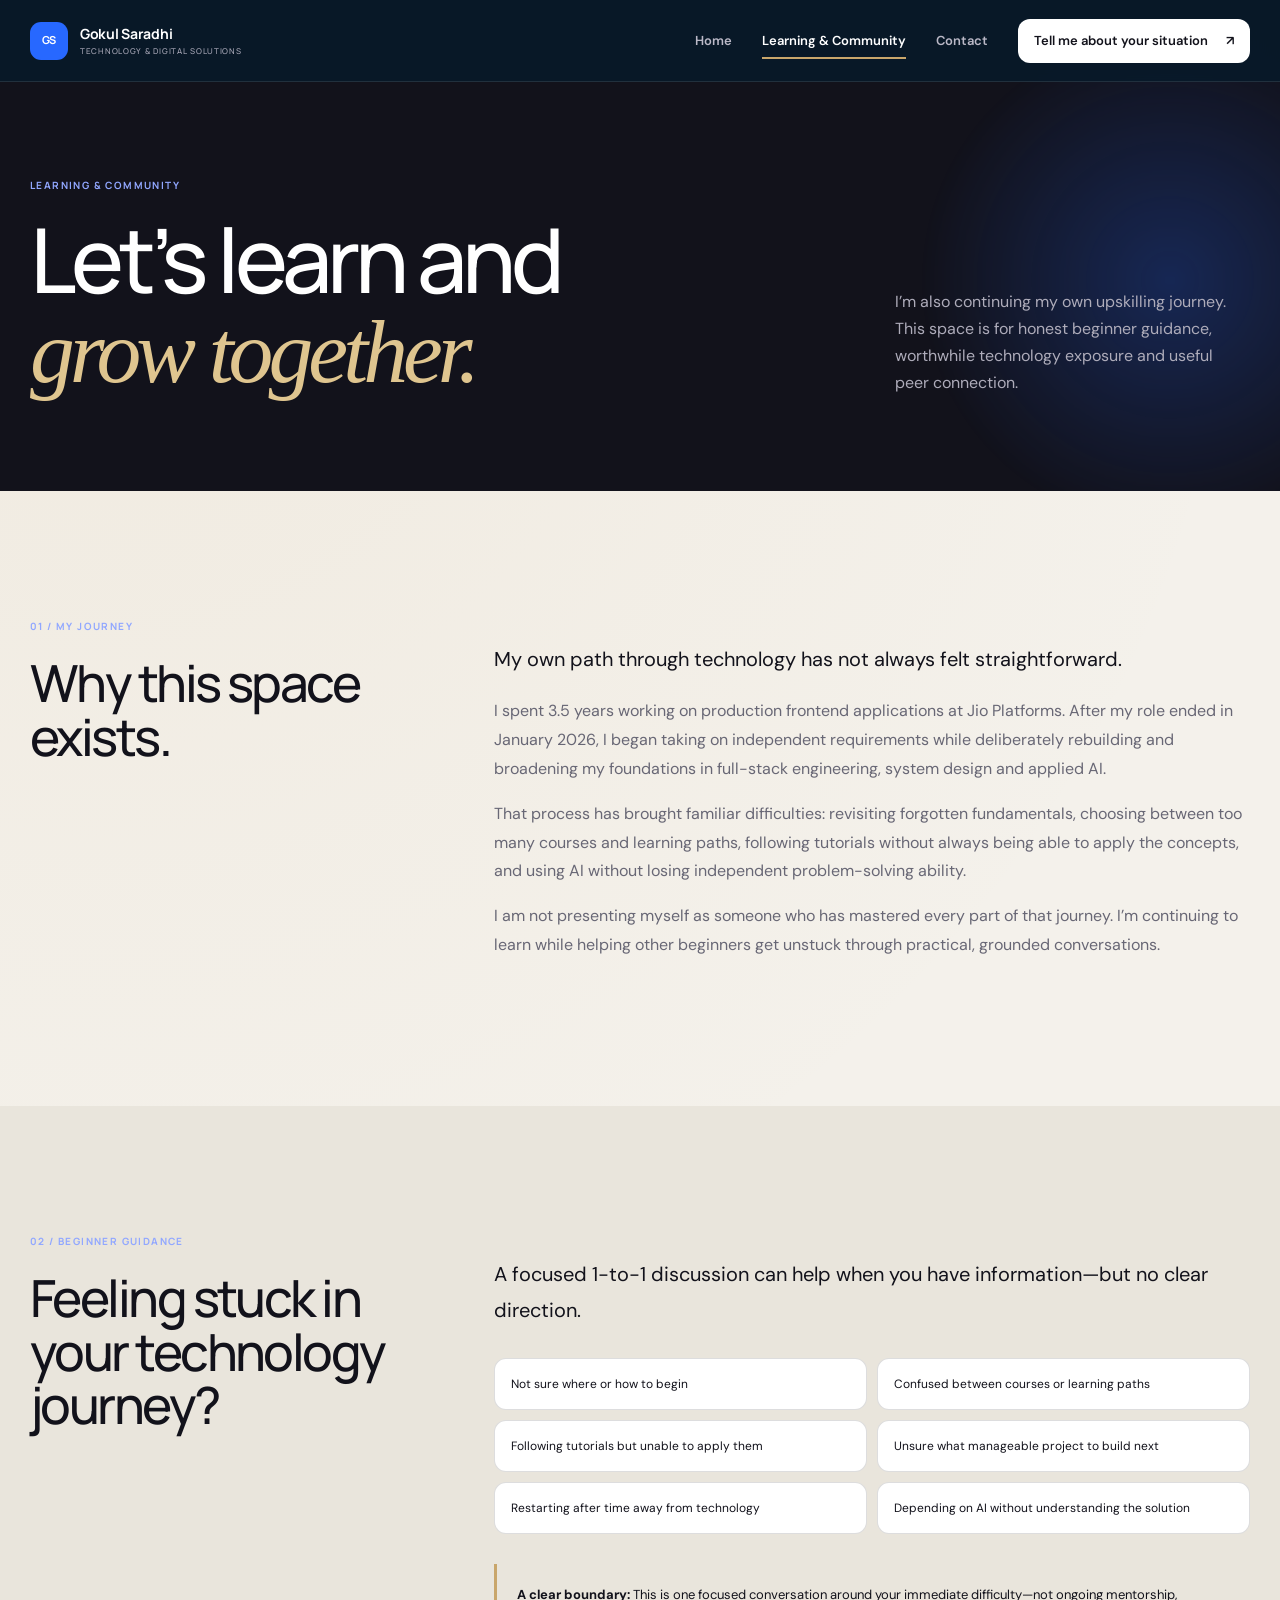
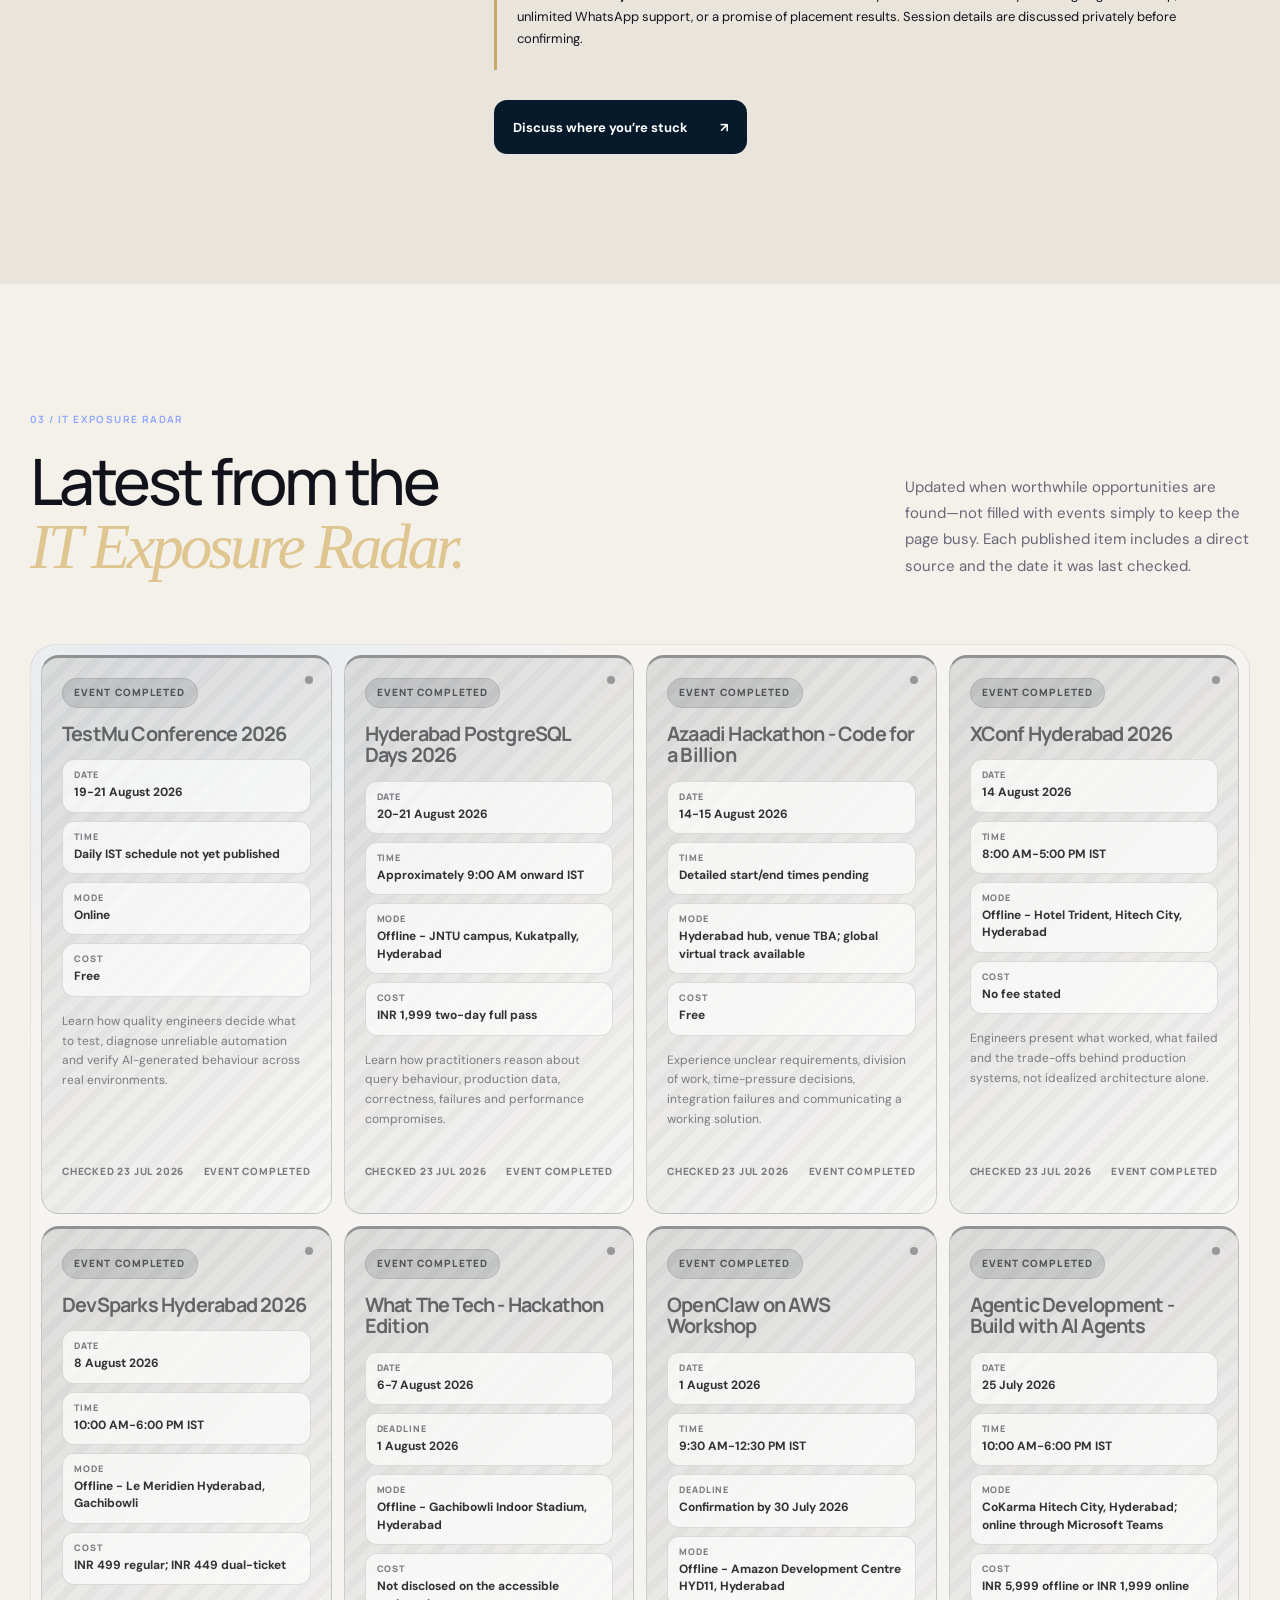
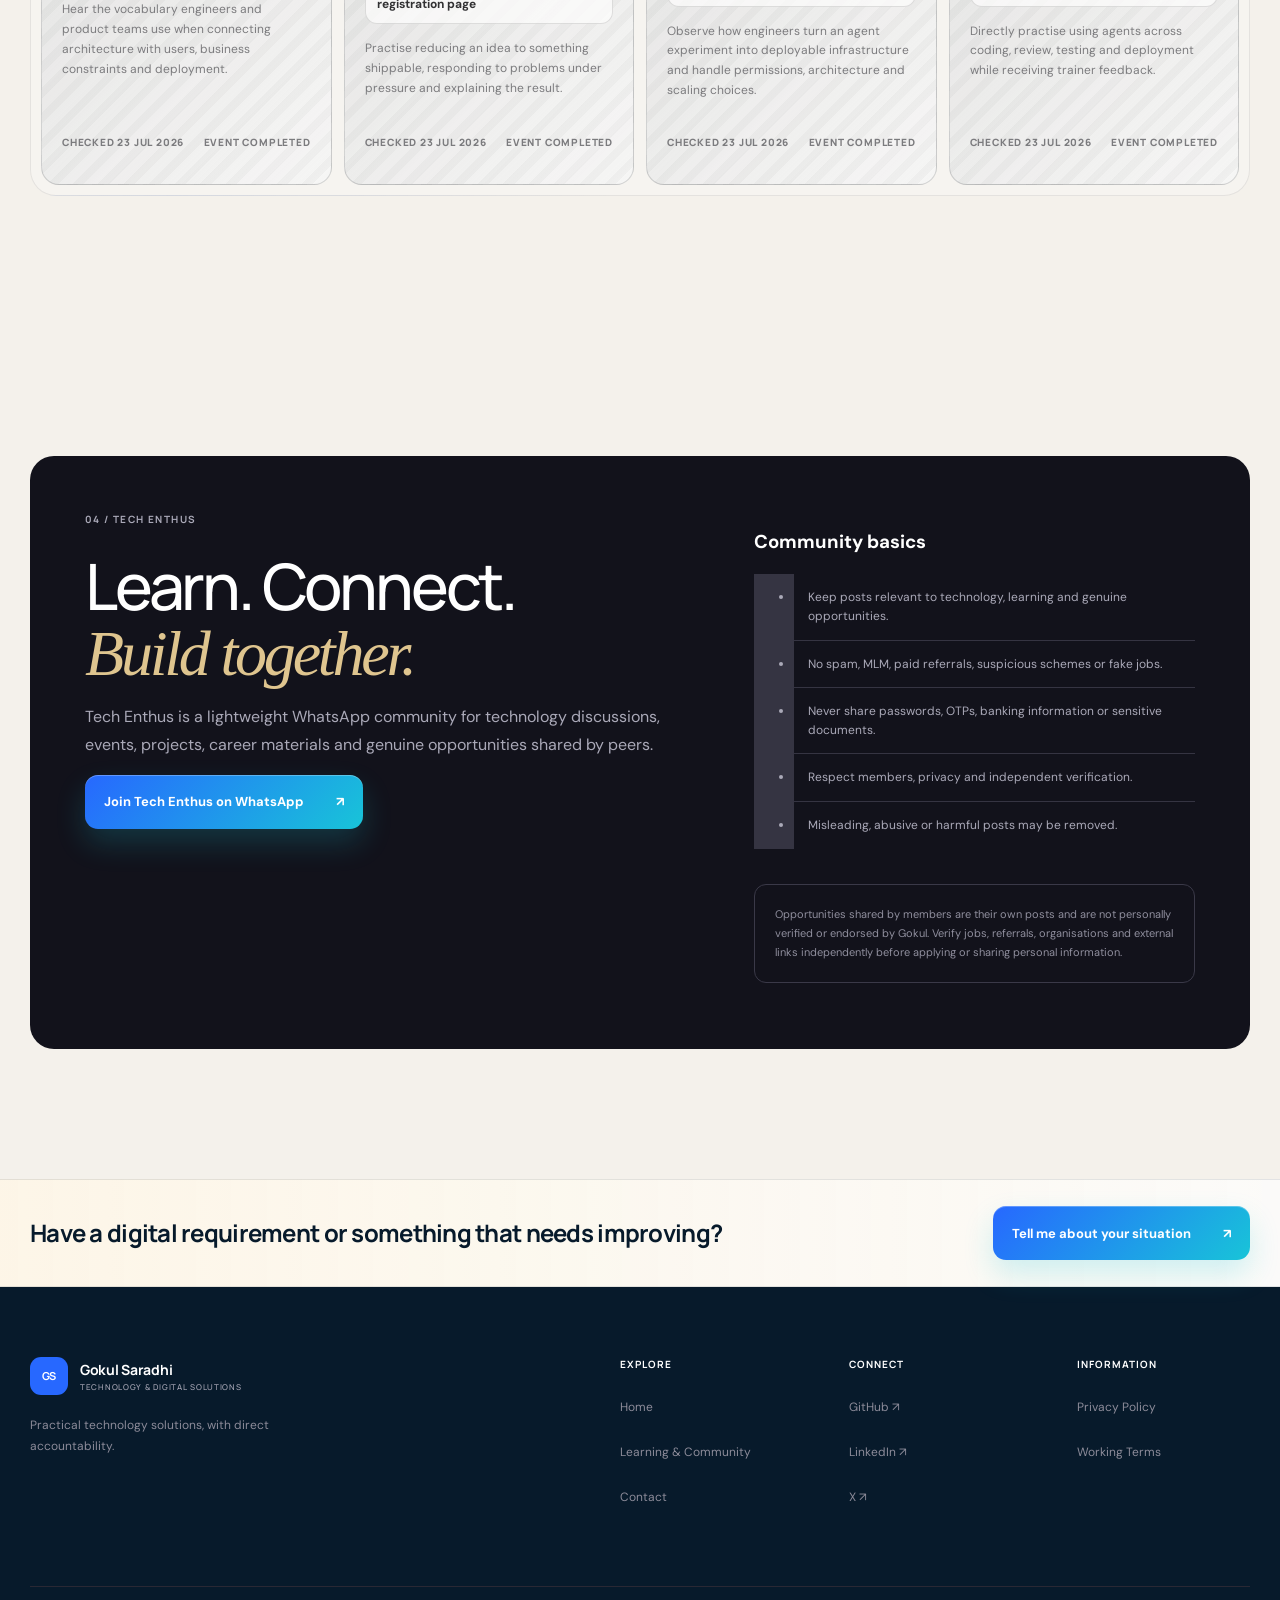
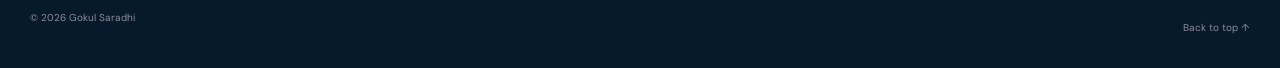
<file: learning-community.html>
<!doctype html><html lang="en"><head><meta charset="UTF-8"><meta name="viewport" content="width=device-width,initial-scale=1"><meta name="theme-color" content="#11111a"><meta name="description" content="Beginner technology guidance, curated IT exposure opportunities and community with Gokul Saradhi."><title>Learning &amp; Community — Gokul Saradhi</title><link rel="stylesheet" href="styles.css"><script>document.documentElement.classList.add('js')</script></head><body>
<a class="skip-link" href="#main">Skip to content</a><header class="site-header"><a class="brand" href="index.html"><span class="brand-mark">GS</span><span>Gokul Saradhi<small>Technology &amp; Digital Solutions</small></span></a><a class="mobile-header-cta" href="contact.html" aria-label="Tell me about your situation">Tell me <span>↗</span></a><button class="menu-button" type="button" aria-expanded="false" aria-controls="site-nav"><span></span><span></span><span class="sr-only">Menu</span></button><nav id="site-nav"><a href="index.html">Home</a><a class="active" href="learning-community.html">Learning &amp; Community</a><a href="contact.html">Contact</a><a class="nav-action" href="contact.html">Tell me about your situation <span>↗</span></a></nav></header>
<main id="main"><section class="page-hero dark-section"><div class="ambient ambient-one"></div><div class="shell page-hero-grid"><div data-reveal><p class="kicker">Learning &amp; Community</p><h1>Let’s learn and<br><em>grow together.</em></h1></div><p data-reveal>I’m also continuing my own upskilling journey. This space is for honest beginner guidance, worthwhile technology exposure and useful peer connection.</p></div></section>

<section class="section"><div class="shell content-grid"><div data-reveal><p class="kicker">01 / My journey</p><h2>Why this space exists.</h2></div><div class="prose" data-reveal><p class="lead">My own path through technology has not always felt straightforward.</p><p>I spent 3.5 years working on production frontend applications at Jio Platforms. After my role ended in January 2026, I began taking on independent requirements while deliberately rebuilding and broadening my foundations in full-stack engineering, system design and applied AI.</p><p>That process has brought familiar difficulties: revisiting forgotten fundamentals, choosing between too many courses and learning paths, following tutorials without always being able to apply the concepts, and using AI without losing independent problem-solving ability.</p><p>I am not presenting myself as someone who has mastered every part of that journey. I’m continuing to learn while helping other beginners get unstuck through practical, grounded conversations.</p></div></div></section>

<section class="section radar-section"><div class="shell content-grid"><div data-reveal><p class="kicker">02 / Beginner guidance</p><h2>Feeling stuck in your technology journey?</h2></div><div class="prose" data-reveal><p class="lead">A focused 1-to-1 discussion can help when you have information—but no clear direction.</p><div class="scenario-list"><span>Not sure where or how to begin</span><span>Confused between courses or learning paths</span><span>Following tutorials but unable to apply them</span><span>Unsure what manageable project to build next</span><span>Restarting after time away from technology</span><span>Depending on AI without understanding the solution</span></div><div class="boundary"><strong>A clear boundary:</strong> This is one focused conversation around your immediate difficulty—not ongoing mentorship, unlimited WhatsApp support, or a promise of placement results. Session details are discussed privately before confirming.</div><a class="button button-dark magnetic" href="https://wa.me/919030287888?text=Hi%20Gokul%2C%20I%20am%20currently%20learning%20or%20restarting%20in%20technology%20and%20feel%20stuck%20with%20" target="_blank" rel="noopener">Discuss where you’re stuck <span>↗</span></a></div></div></section>

<section class="section radar-board-section"><div class="shell"><div class="section-heading" data-reveal><div><p class="kicker">03 / IT Exposure Radar</p><h2>Latest from the<br><em>IT Exposure Radar.</em></h2></div><p>Updated when worthwhile opportunities are found—not filled with events simply to keep the page busy. Each published item includes a direct source and the date it was last checked.</p></div><div class="radar-list" data-radar-list data-reveal><template id="radar-empty-template"><div class="radar-empty"><h3>No high-signal opportunities to recommend right now.</h3><p>New workshops, meetups, hackathons and practical engineering events will appear here after they are checked. Fewer useful entries are better than a busy list of filler.</p></div></template></div></div></section>

<section class="section"><div class="shell community-box" data-reveal><div><p class="kicker">04 / Tech Enthus</p><h2>Learn. Connect.<br><em>Build together.</em></h2><p>Tech Enthus is a lightweight WhatsApp community for technology discussions, events, projects, career materials and genuine opportunities shared by peers.</p><a class="button button-primary magnetic" href="https://chat.whatsapp.com/KJx33lnefja9Tm5tMHIElp" target="_blank" rel="noopener noreferrer">Join Tech Enthus on WhatsApp <span>↗</span></a></div><div><h3>Community basics</h3><ul class="rules"><li>Keep posts relevant to technology, learning and genuine opportunities.</li><li>No spam, MLM, paid referrals, suspicious schemes or fake jobs.</li><li>Never share passwords, OTPs, banking information or sensitive documents.</li><li>Respect members, privacy and independent verification.</li><li>Misleading, abusive or harmful posts may be removed.</li></ul><p class="notice">Opportunities shared by members are their own posts and are not personally verified or endorsed by Gokul. Verify jobs, referrals, organisations and external links independently before applying or sharing personal information.</p></div></div></section></main>
<section class="footer-action-strip"><div class="shell footer-action-inner"><p>Have a digital requirement or something that needs improving?</p><a class="button button-primary footer-action-button" href="contact.html">Tell me about your situation <span>↗</span></a></div></section><footer class="site-footer"><div class="shell footer-grid"><div><a class="brand footer-brand" href="index.html"><span class="brand-mark">GS</span><span>Gokul Saradhi<small>Technology &amp; Digital Solutions</small></span></a><p>Practical technology solutions, with direct accountability.</p></div><div><h3>Explore</h3><a href="index.html">Home</a><a href="learning-community.html">Learning &amp; Community</a><a href="contact.html">Contact</a></div><div><h3>Connect</h3><a href="https://github.com/simplygokul" target="_blank" rel="noopener noreferrer">GitHub ↗</a><a href="https://www.linkedin.com/in/gokul-saradhi-0830a365/" target="_blank" rel="noopener noreferrer">LinkedIn ↗</a><a href="https://x.com/simply_gokul" target="_blank" rel="noopener noreferrer">X ↗</a></div><div><h3>Information</h3><a href="privacy.html">Privacy Policy</a><a href="terms.html">Working Terms</a></div></div><div class="shell footer-bottom"><span>© 2026 Gokul Saradhi</span><a href="#main">Back to top ↑</a></div></footer><script src="script.js"></script></body></html>
</file>
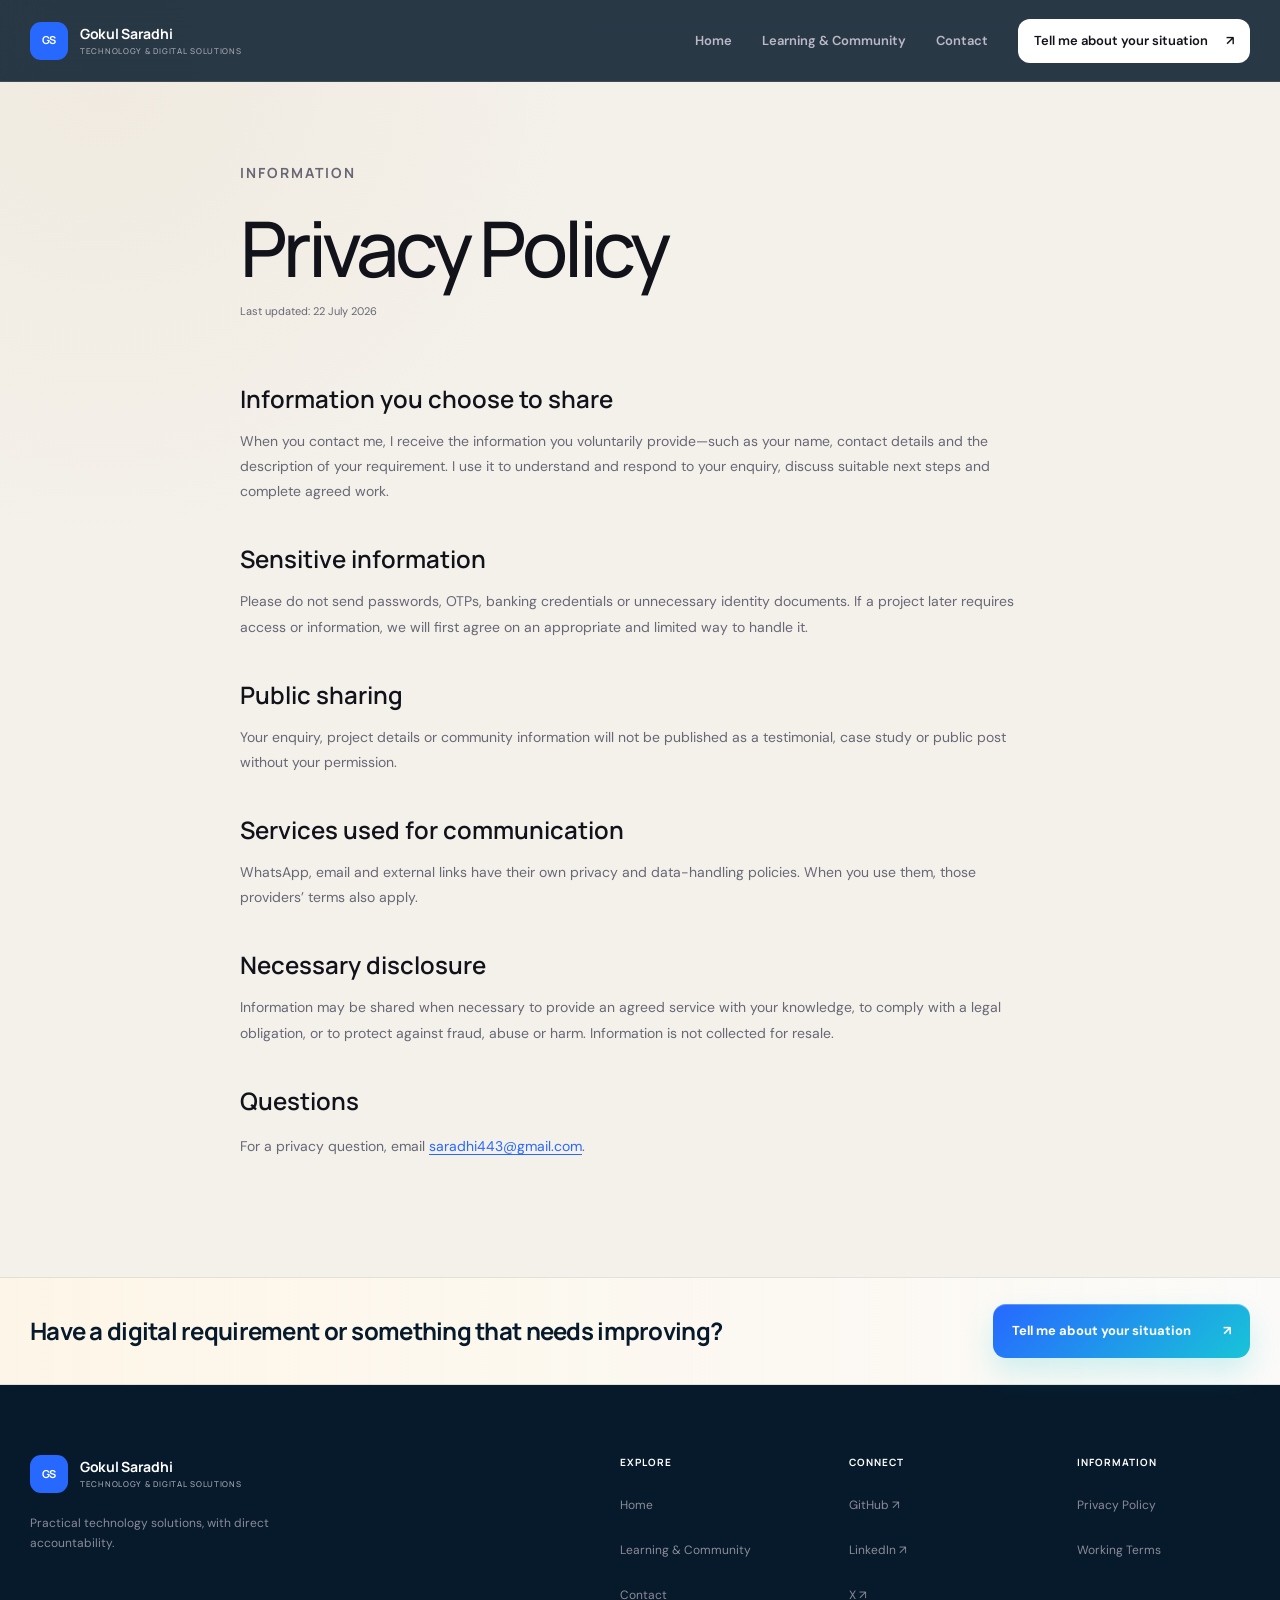
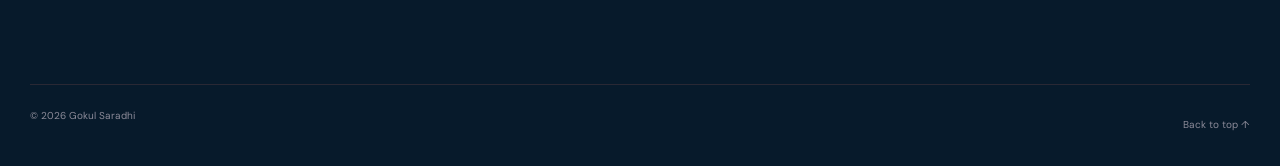
<file: privacy.html>
<!doctype html>
<html lang="en">
<head>
  <meta charset="UTF-8">
  <meta name="viewport" content="width=device-width,initial-scale=1">
  <meta name="theme-color" content="#11111a">
  <title>Privacy Policy — Gokul Saradhi</title>
  <link rel="stylesheet" href="styles.css">
</head>
<body>
  <a class="skip-link" href="#main">Skip to content</a>
  <header class="site-header">
    <a class="brand" href="index.html" aria-label="Gokul Saradhi home">
      <span class="brand-mark">GS</span><span>Gokul Saradhi<small>Technology &amp; Digital Solutions</small></span>
    </a>
    <a class="mobile-header-cta" href="contact.html" aria-label="Tell me about your situation">Tell me <span>↗</span></a>
    <button class="menu-button" type="button" aria-expanded="false" aria-controls="site-nav"><span></span><span></span><span class="sr-only">Menu</span></button>
    <nav id="site-nav" aria-label="Primary navigation">
      <a href="index.html">Home</a>
      <a href="learning-community.html">Learning &amp; Community</a>
      <a href="contact.html">Contact</a>
      <a class="nav-action" href="contact.html">Tell me about your situation <span>↗</span></a>
    </nav>
  </header>
  <main class="policy" id="main">
    <div class="shell">
      <p class="kicker">Information</p>
      <h1>Privacy Policy</h1>
      <p class="updated">Last updated: 22 July 2026</p>
      <article>
        <h2>Information you choose to share</h2>
        <p>When you contact me, I receive the information you voluntarily provide—such as your name, contact details and the description of your requirement. I use it to understand and respond to your enquiry, discuss suitable next steps and complete agreed work.</p>
        <h2>Sensitive information</h2>
        <p>Please do not send passwords, OTPs, banking credentials or unnecessary identity documents. If a project later requires access or information, we will first agree on an appropriate and limited way to handle it.</p>
        <h2>Public sharing</h2>
        <p>Your enquiry, project details or community information will not be published as a testimonial, case study or public post without your permission.</p>
        <h2>Services used for communication</h2>
        <p>WhatsApp, email and external links have their own privacy and data-handling policies. When you use them, those providers’ terms also apply.</p>
        <h2>Necessary disclosure</h2>
        <p>Information may be shared when necessary to provide an agreed service with your knowledge, to comply with a legal obligation, or to protect against fraud, abuse or harm. Information is not collected for resale.</p>
        <h2>Questions</h2>
        <p>For a privacy question, email <a href="mailto:saradhi443@gmail.com">saradhi443@gmail.com</a>.</p>
      </article>
    </div>
  </main>
  <section class="footer-action-strip">
    <div class="shell footer-action-inner">
      <p>Have a digital requirement or something that needs improving?</p>
      <a class="button button-primary footer-action-button" href="contact.html">Tell me about your situation <span>↗</span></a>
    </div>
  </section>
  <footer class="site-footer">
    <div class="shell footer-grid">
      <div><a class="brand footer-brand" href="index.html"><span class="brand-mark">GS</span><span>Gokul Saradhi<small>Technology &amp; Digital Solutions</small></span></a><p>Practical technology solutions, with direct accountability.</p></div>
      <div><h3>Explore</h3><a href="index.html">Home</a><a href="learning-community.html">Learning &amp; Community</a><a href="contact.html">Contact</a></div>
      <div><h3>Connect</h3><a href="https://github.com/simplygokul" target="_blank" rel="noopener noreferrer">GitHub ↗</a><a href="https://www.linkedin.com/in/gokul-saradhi-0830a365/" target="_blank" rel="noopener noreferrer">LinkedIn ↗</a><a href="https://x.com/simply_gokul" target="_blank" rel="noopener noreferrer">X ↗</a></div>
      <div><h3>Information</h3><a href="privacy.html">Privacy Policy</a><a href="terms.html">Working Terms</a></div>
    </div>
    <div class="shell footer-bottom"><span>© 2026 Gokul Saradhi</span><a href="#main">Back to top ↑</a></div>
  </footer>
  <script src="script.js"></script>
</body>
</html>
</file>
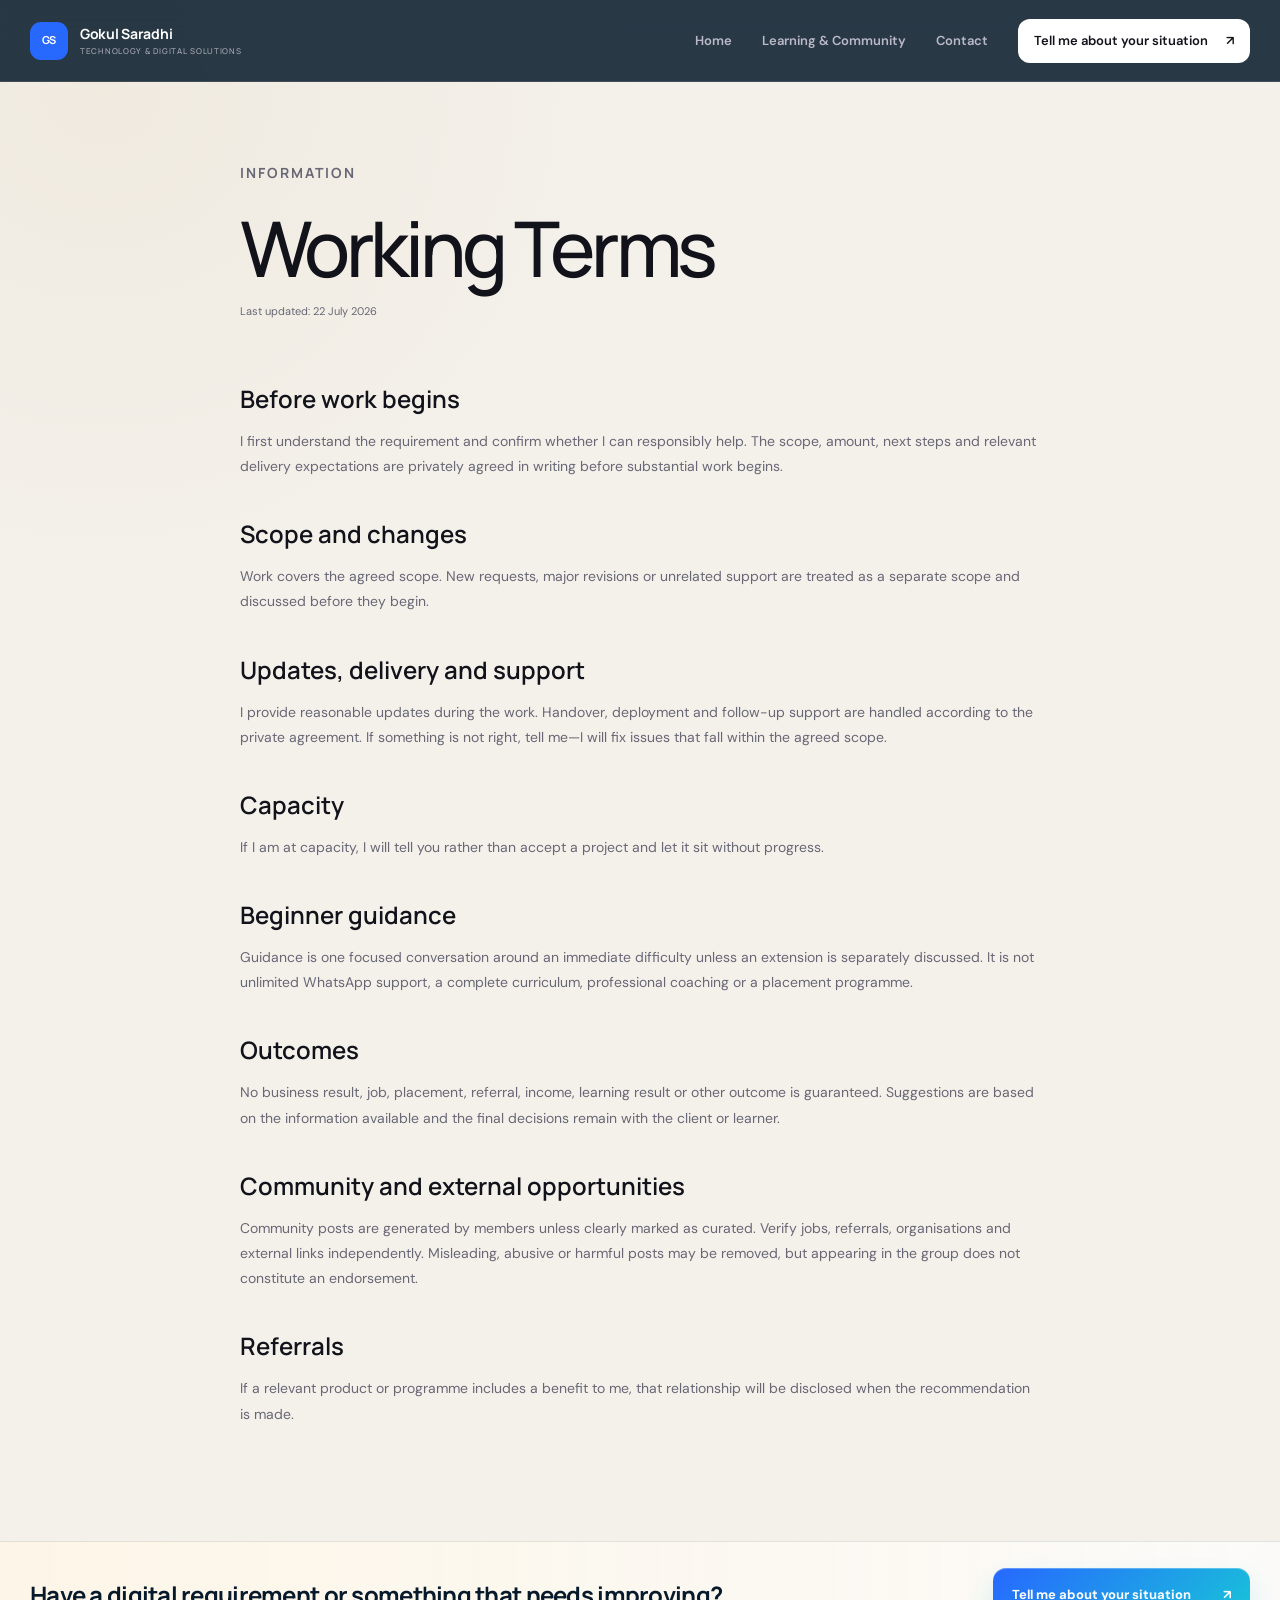
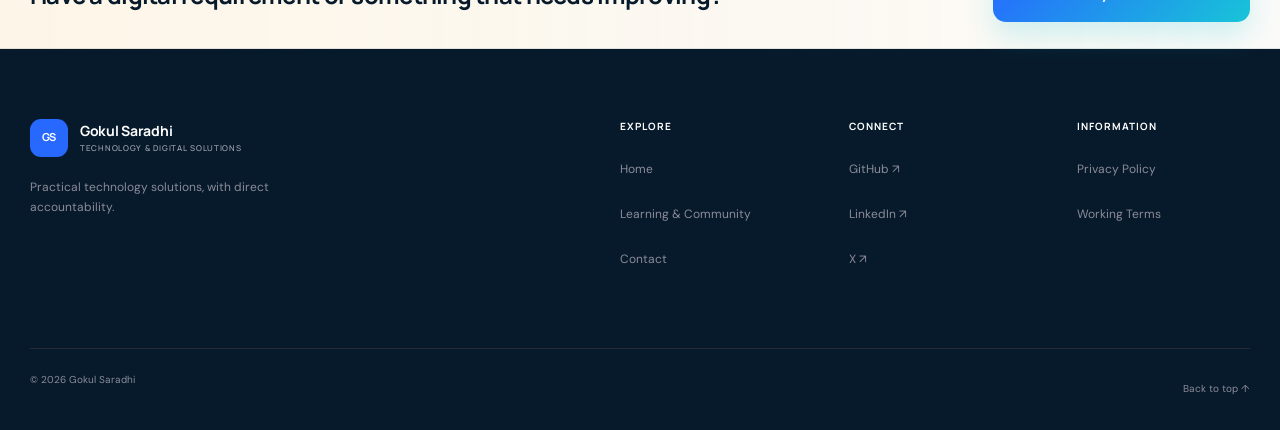
<file: terms.html>
<!doctype html>
<html lang="en">
<head>
  <meta charset="UTF-8">
  <meta name="viewport" content="width=device-width,initial-scale=1">
  <meta name="theme-color" content="#11111a">
  <title>Working Terms — Gokul Saradhi</title>
  <link rel="stylesheet" href="styles.css">
</head>
<body>
  <a class="skip-link" href="#main">Skip to content</a>
  <header class="site-header">
    <a class="brand" href="index.html" aria-label="Gokul Saradhi home">
      <span class="brand-mark">GS</span><span>Gokul Saradhi<small>Technology &amp; Digital Solutions</small></span>
    </a>
    <a class="mobile-header-cta" href="contact.html" aria-label="Tell me about your situation">Tell me <span>↗</span></a>
    <button class="menu-button" type="button" aria-expanded="false" aria-controls="site-nav"><span></span><span></span><span class="sr-only">Menu</span></button>
    <nav id="site-nav" aria-label="Primary navigation">
      <a href="index.html">Home</a>
      <a href="learning-community.html">Learning &amp; Community</a>
      <a href="contact.html">Contact</a>
      <a class="nav-action" href="contact.html">Tell me about your situation <span>↗</span></a>
    </nav>
  </header>
  <main class="policy" id="main">
    <div class="shell">
      <p class="kicker">Information</p>
      <h1>Working Terms</h1>
      <p class="updated">Last updated: 22 July 2026</p>
      <article>
        <h2>Before work begins</h2>
        <p>I first understand the requirement and confirm whether I can responsibly help. The scope, amount, next steps and relevant delivery expectations are privately agreed in writing before substantial work begins.</p>
        <h2>Scope and changes</h2>
        <p>Work covers the agreed scope. New requests, major revisions or unrelated support are treated as a separate scope and discussed before they begin.</p>
        <h2>Updates, delivery and support</h2>
        <p>I provide reasonable updates during the work. Handover, deployment and follow-up support are handled according to the private agreement. If something is not right, tell me—I will fix issues that fall within the agreed scope.</p>
        <h2>Capacity</h2>
        <p>If I am at capacity, I will tell you rather than accept a project and let it sit without progress.</p>
        <h2>Beginner guidance</h2>
        <p>Guidance is one focused conversation around an immediate difficulty unless an extension is separately discussed. It is not unlimited WhatsApp support, a complete curriculum, professional coaching or a placement programme.</p>
        <h2>Outcomes</h2>
        <p>No business result, job, placement, referral, income, learning result or other outcome is guaranteed. Suggestions are based on the information available and the final decisions remain with the client or learner.</p>
        <h2>Community and external opportunities</h2>
        <p>Community posts are generated by members unless clearly marked as curated. Verify jobs, referrals, organisations and external links independently. Misleading, abusive or harmful posts may be removed, but appearing in the group does not constitute an endorsement.</p>
        <h2>Referrals</h2>
        <p>If a relevant product or programme includes a benefit to me, that relationship will be disclosed when the recommendation is made.</p>
      </article>
    </div>
  </main>
  <section class="footer-action-strip">
    <div class="shell footer-action-inner">
      <p>Have a digital requirement or something that needs improving?</p>
      <a class="button button-primary footer-action-button" href="contact.html">Tell me about your situation <span>↗</span></a>
    </div>
  </section>
  <footer class="site-footer">
    <div class="shell footer-grid">
      <div><a class="brand footer-brand" href="index.html"><span class="brand-mark">GS</span><span>Gokul Saradhi<small>Technology &amp; Digital Solutions</small></span></a><p>Practical technology solutions, with direct accountability.</p></div>
      <div><h3>Explore</h3><a href="index.html">Home</a><a href="learning-community.html">Learning &amp; Community</a><a href="contact.html">Contact</a></div>
      <div><h3>Connect</h3><a href="https://github.com/simplygokul" target="_blank" rel="noopener noreferrer">GitHub ↗</a><a href="https://www.linkedin.com/in/gokul-saradhi-0830a365/" target="_blank" rel="noopener noreferrer">LinkedIn ↗</a><a href="https://x.com/simply_gokul" target="_blank" rel="noopener noreferrer">X ↗</a></div>
      <div><h3>Information</h3><a href="privacy.html">Privacy Policy</a><a href="terms.html">Working Terms</a></div>
    </div>
    <div class="shell footer-bottom"><span>© 2026 Gokul Saradhi</span><a href="#main">Back to top ↑</a></div>
  </footer>
  <script src="script.js"></script>
</body>
</html>
</file>
<file: styles.css>
@import url("https://fonts.googleapis.com/css2?family=DM+Sans:wght@400;500;600;700&family=Manrope:wght@400;500;600;700&display=swap");

:root {
  --ink: #12121b;
  --ink-2: #1b1a2b;
  --navy-2: #10283c;
  --surface-cream: #f7f2e8;
  --surface-card: rgba(255, 255, 255, 0.82);
  --surface-metal: rgba(14, 38, 56, 0.72);
  --paper: #f4f1eb;
  --paper-2: #e9e5dc;
  --white: #fff;
  --muted: #686775;
  --line: rgba(18, 18, 27, 0.14);
  --midnight: #071a2b;
  --royal: #2768ff;
  --violet: #6d4fd7;
  --cyan: #18c4d8;
  --cream: #fff7e7;
  --blue: var(--royal);
  --blue-2: #91a7ff;
  --gold: #c9a66b;
  --gold-light: #dfc58f;
  --gold-soft: rgba(201, 166, 107, 0.16);
  --radius: 18px;
  --radius-sm: 12px;
  --radius-lg: 24px;
  --shell: min(1220px, calc(100% - 48px));
  --shadow: 0 25px 70px rgba(18, 18, 27, 0.15);
  --shadow-soft: 0 18px 48px rgba(7, 26, 43, 0.1);
  --shadow-metal: 0 28px 80px rgba(0, 0, 0, 0.28);
  --rim: inset 0 1px 0 rgba(255, 255, 255, 0.16);
  --duration-fast: 180ms;
  --duration-med: 420ms;
  --duration-slow: 1100ms;
  --ease: cubic-bezier(0.2, 0.8, 0.2, 1);
}
* {
  box-sizing: border-box;
}
html {
  scroll-behavior: smooth;
  scroll-padding-top: 90px;
}
body {
  margin: 0;
  background:
    radial-gradient(circle at 8% 4%, rgba(201, 166, 107, 0.09), transparent 24%),
    var(--paper);
  color: var(--ink);
  font-family: "DM Sans", sans-serif;
  -webkit-font-smoothing: antialiased;
  overflow-x: hidden;
}
html.menu-open,
body.menu-open {
  height: 100%;
  overflow: hidden;
}
a {
  color: inherit;
  text-decoration: none;
}
button {
  font: inherit;
}
::selection {
  background: var(--gold-soft);
  color: var(--ink);
}
.shell {
  width: var(--shell);
  margin-inline: auto;
}
.sr-only {
  position: absolute;
  width: 1px;
  height: 1px;
  padding: 0;
  margin: -1px;
  overflow: hidden;
  clip: rect(0, 0, 0, 0);
  white-space: nowrap;
  border: 0;
}
.skip-link {
  position: fixed;
  z-index: 999;
  top: 8px;
  left: 8px;
  padding: 12px 16px;
  background: var(--white);
  transform: translateY(-150%);
}
.skip-link:focus {
  transform: none;
}
.dark-section {
  position: relative;
  background: var(--ink);
  color: var(--white);
  overflow: hidden;
}

.site-header {
  position: fixed;
  z-index: 100;
  top: 0;
  left: 0;
  width: 100%;
  height: 82px;
  display: flex;
  align-items: center;
  justify-content: space-between;
  padding: 0 max(24px, calc((100vw - 1220px) / 2));
  color: #fff;
  border-bottom: 1px solid rgba(255, 255, 255, 0.1);
  background: rgba(7, 26, 43, 0.86);
  backdrop-filter: blur(18px);
}
.brand {
  display: flex;
  align-items: center;
  gap: 12px;
  font:
    700 14px/1.15 Manrope,
    sans-serif;
  letter-spacing: -0.02em;
}
.brand small {
  display: block;
  margin-top: 5px;
  color: #a7a6b5;
  font:
    500 8px/1 Manrope,
    sans-serif;
  letter-spacing: 0.09em;
  text-transform: uppercase;
}
.brand-mark {
  display: grid;
  width: 38px;
  height: 38px;
  place-items: center;
  border-radius: 11px;
  background: var(--blue);
  color: #fff;
  font-size: 11px;
}
.site-header nav {
  display: flex;
  align-items: center;
  gap: 30px;
  color: #bbb9c7;
  font-size: 13px;
  font-weight: 600;
}
.site-header nav > a:not(.nav-action) {
  position: relative;
  padding: 30px 0;
}
.site-header nav > a:not(.nav-action)::after {
  position: absolute;
  right: 0;
  bottom: 20px;
  left: 0;
  height: 2px;
  background: var(--gold);
  content: "";
  transform: scaleX(0);
  transition: transform 0.3s var(--ease);
}
.site-header nav > a:hover,
.site-header nav > a.active {
  color: #fff;
}
.site-header nav > a:hover::after,
.site-header nav > a.active::after {
  transform: scaleX(1);
}
.nav-action {
  display: flex;
  min-height: 44px;
  gap: 18px;
  align-items: center;
  padding: 12px 16px;
  border-radius: 12px;
  background: var(--white);
  color: var(--ink) !important;
  transition: transform 0.25s var(--ease);
}
.nav-action:hover {
  transform: translateY(-2px);
}
.mobile-header-cta {
  display: none;
}
.menu-button {
  display: none;
}

.hero {
  position: relative;
  min-height: 800px;
  padding: 170px 0 90px;
}
.hero::before {
  position: absolute;
  z-index: 1;
  top: 165px;
  left: max(18px, calc((100vw - 1220px) / 2));
  width: min(620px, 72vw);
  height: 360px;
  background:
    radial-gradient(circle at 34% 32%, rgba(24, 196, 216, 0.16), transparent 64%),
    radial-gradient(circle at 62% 54%, rgba(39, 104, 255, 0.12), transparent 58%);
  content: "";
  pointer-events: none;
}
.hero-grid {
  position: relative;
  z-index: 2;
  display: grid;
  grid-template-columns: 1.1fr 0.9fr;
  align-items: center;
  gap: 85px;
}
.eyebrow,
.kicker {
  margin: 0 0 25px;
  color: var(--blue-2);
  font:
    700 10px/1 Manrope,
    sans-serif;
  letter-spacing: 0.14em;
  text-transform: uppercase;
}
.eyebrow {
  display: flex;
  align-items: center;
  gap: 10px;
  color: #b9b8c8;
}
.eyebrow span {
  width: 7px;
  height: 7px;
  border-radius: 50%;
  background: var(--gold);
  box-shadow: 0 0 0 5px var(--gold-soft);
  animation: pulse 2.4s infinite;
}
.hero h1,
.section-heading h2,
.about h2,
.learning-panel h2,
.final-cta h2,
.page-hero h1 {
  margin: 0;
  font-family: Manrope, sans-serif;
  font-weight: 500;
  letter-spacing: -0.055em;
  line-height: 0.99;
}
.hero h1 {
  max-width: 730px;
  font-size: clamp(56px, 6.5vw, 92px);
  font-weight: 570;
}
.hero-copy {
  position: relative;
}
.hero-copy::before {
  display: block;
  width: 58px;
  height: 3px;
  margin-bottom: 22px;
  border-radius: 999px;
  background: var(--gold);
  content: "";
  box-shadow: 0 8px 18px rgba(201, 166, 107, 0.22);
}
em {
  color: var(--gold-light);
  font-family: Georgia, serif;
  font-weight: 400;
}
.hero-lead {
  max-width: 630px;
  margin: 30px 0 0;
  color: #b7b6c5;
  font-size: 18px;
  line-height: 1.7;
}
.action-row {
  display: flex;
  align-items: center;
  gap: 28px;
  margin-top: 38px;
}
.button {
  display: inline-flex;
  align-items: center;
  justify-content: space-between;
  gap: 32px;
  min-height: 54px;
  padding: 0 19px;
  border-radius: 13px;
  font-size: 13px;
  font-weight: 700;
  transition:
    transform 0.25s var(--ease),
    box-shadow 0.25s var(--ease),
    filter 0.25s var(--ease);
}
.button-primary {
  background: linear-gradient(135deg, var(--royal), var(--cyan));
  color: #fff;
  box-shadow:
    0 14px 30px rgba(24, 196, 216, 0.2),
    inset 0 1px 0 rgba(255, 255, 255, 0.28);
}
.button-dark {
  background: var(--midnight);
  color: #fff;
}
.button:hover {
  filter: saturate(1.04);
  transform: translateY(-3px);
  box-shadow:
    0 20px 42px rgba(7, 26, 43, 0.24),
    0 0 22px rgba(24, 196, 216, 0.14);
}
.button:focus-visible,
.text-action:focus-visible,
.service-card > a:focus-visible,
.footer-grid a:focus-visible,
.mobile-header-cta:focus-visible,
.menu-button:focus-visible,
.nav-action:focus-visible {
  outline: 3px solid rgba(24, 196, 216, 0.42);
  outline-offset: 3px;
}
.text-action {
  display: inline-flex;
  min-height: 44px;
  align-items: center;
  padding: 10px 0;
  border-bottom: 1px solid #787786;
  color: #e0dfe7;
  font-size: 13px;
  font-weight: 600;
}
.text-action span {
  margin-left: 10px;
}
.hero-note {
  margin-top: 28px;
  color: #7f7e8d;
  font-size: 11px;
}
.ambient {
  position: absolute;
  border-radius: 50%;
  filter: blur(2px);
  pointer-events: none;
}
.ambient-one {
  width: 520px;
  height: 520px;
  right: -150px;
  top: 20px;
  background: radial-gradient(circle, rgba(39, 104, 255, 0.25), transparent 68%);
}
.ambient-two {
  width: 450px;
  height: 450px;
  left: -300px;
  bottom: -200px;
  background: radial-gradient(
    circle,
    rgba(201, 166, 107, 0.13),
    transparent 68%
  );
}

.conversation {
  position: relative;
  min-height: 470px;
  padding: 25px;
  border: 1px solid rgba(255, 255, 255, 0.16);
  border-radius: 22px;
  background: #0d2135;
  box-shadow: 0 35px 90px rgba(0, 0, 0, 0.35);
  will-change: transform;
}
.clarity-signal-card {
  min-height: 500px;
  overflow: hidden;
  padding: 24px;
  background:
    radial-gradient(circle at 72% 25%, rgba(24, 196, 216, 0.13), transparent 32%),
    linear-gradient(150deg, rgba(16, 40, 60, 0.94), rgba(7, 26, 43, 0.96));
  box-shadow: var(--shadow-metal), var(--rim);
}
.clarity-signal-card::after {
  position: absolute;
  inset: 1px;
  border: 1px solid rgba(255, 247, 231, 0.06);
  border-radius: 21px;
  content: "";
  pointer-events: none;
}
.conversation::before {
  position: absolute;
  inset: 0;
  border-radius: inherit;
  background-image:
    linear-gradient(rgba(255, 255, 255, 0.035) 1px, transparent 1px),
    linear-gradient(90deg, rgba(255, 255, 255, 0.035) 1px, transparent 1px);
  background-size: 28px 28px;
  content: "";
  mask-image: linear-gradient(#000, transparent);
}
.conversation-head {
  position: relative;
  display: flex;
  justify-content: space-between;
  color: #858493;
  font:
    700 9px Manrope,
    sans-serif;
  letter-spacing: 0.12em;
}
.conversation-head i {
  padding: 5px 8px;
  border-radius: 20px;
  background: var(--gold-soft);
  color: var(--gold-light);
  font-style: normal;
}
.clarity-signal {
  position: relative;
  z-index: 1;
  display: block;
  width: 100%;
  height: auto;
  margin-top: 10px;
}
.signal-grid path {
  stroke: rgba(255, 255, 255, 0.05);
  stroke-width: 1;
}
.signal-tangle path,
.signal-line {
  fill: none;
  stroke-linecap: round;
  stroke-linejoin: round;
}
.signal-tangle path {
  stroke: rgba(255, 247, 231, 0.34);
  stroke-width: 3;
  stroke-dasharray: 16 14;
}
.signal-core circle:first-child {
  fill: rgba(255, 247, 231, 0.07);
  stroke: rgba(223, 197, 143, 0.65);
  stroke-width: 1.5;
}
.signal-core circle:nth-child(2) {
  fill: var(--gold);
}
.signal-core text,
.signal-labels text,
.signal-proof text {
  font-family: Manrope, sans-serif;
  font-weight: 800;
  letter-spacing: 0.04em;
}
.signal-core text {
  fill: var(--midnight);
  font-size: 9px;
}
.signal-line {
  stroke-width: 4;
  stroke-dasharray: 360;
  stroke-dashoffset: 360;
  transition: stroke-dashoffset var(--duration-slow) var(--ease);
}
.clarity-signal-card.visible .signal-line {
  stroke-dashoffset: 0;
}
.signal-line-blue {
  stroke: var(--royal);
}
.signal-line-violet {
  stroke: var(--violet);
  transition-delay: 120ms;
}
.signal-line-cyan {
  stroke: var(--cyan);
  transition-delay: 220ms;
}
.signal-labels text {
  fill: rgba(255, 255, 255, 0.82);
  font-size: 15px;
}
.signal-proof rect {
  fill: rgba(255, 255, 255, 0.08);
  stroke: rgba(255, 247, 231, 0.13);
}
.signal-proof text {
  fill: rgba(255, 247, 231, 0.76);
  font-size: 11px;
}
.signal-caption {
  position: relative;
  z-index: 2;
  display: flex;
  align-items: center;
  gap: 10px;
  margin-top: 8px;
  color: #a9b5c4;
  font:
    800 10px Manrope,
    sans-serif;
  letter-spacing: 0.12em;
  text-transform: uppercase;
}
.signal-caption b {
  height: 1px;
  flex: 1;
  background: linear-gradient(90deg, rgba(39, 104, 255, 0.7), rgba(24, 196, 216, 0.3));
}
.message {
  position: relative;
  padding: 18px;
  border-radius: 14px;
  font-size: 13px;
  line-height: 1.55;
}
.message-client {
  width: 80%;
  margin: 80px 0 18px auto;
  background: #fff;
  color: var(--ink);
  box-shadow: 0 12px 35px rgba(0, 0, 0, 0.18);
}
.message-gokul {
  display: grid;
  grid-template-columns: 32px 1fr;
  gap: 12px;
  width: 88%;
  background: var(--blue);
  color: #fff;
}
.message-gokul span {
  display: grid;
  width: 30px;
  height: 30px;
  place-items: center;
  border-radius: 8px;
  background: #fff;
  color: var(--blue);
  font-size: 9px;
  font-weight: 800;
}
.message-gokul p {
  margin: 0;
}
.conversation-path {
  position: absolute;
  right: 26px;
  bottom: 26px;
  left: 26px;
  display: flex;
  align-items: center;
  gap: 8px;
  color: #9b9aa9;
  font-size: 9px;
  text-transform: uppercase;
  letter-spacing: 0.08em;
}
.conversation-path b {
  height: 1px;
  flex: 1;
  background: #444353;
}
.float-chip {
  position: absolute;
  padding: 10px 12px;
  border: 1px solid rgba(255, 255, 255, 0.14);
  border-radius: 10px;
  background: #252438;
  color: #b8b7c6;
  font-size: 9px;
  box-shadow: 0 12px 25px rgba(0, 0, 0, 0.2);
  animation: float 6s ease-in-out infinite;
}
.chip-one {
  top: 75px;
  left: -34px;
}
.chip-two {
  right: -28px;
  top: 170px;
  animation-delay: -2s;
}
.chip-three {
  right: 22px;
  bottom: 73px;
  animation-delay: -4s;
}
.scroll-cue {
  position: absolute;
  bottom: 23px;
  left: 50%;
  display: flex;
  align-items: center;
  gap: 10px;
  color: #777685;
  font-size: 9px;
  letter-spacing: 0.1em;
  text-transform: uppercase;
  transform: translateX(-50%);
}
.scroll-cue span {
  display: block;
  width: 35px;
  height: 1px;
  background: #777685;
}

.credibility {
  overflow: hidden;
  border-bottom: 1px solid var(--line);
  background: #fff;
}
.trust-strip {
  display: grid;
  grid-template-columns: repeat(4, minmax(0, 1fr));
  gap: 1px;
  padding: 12px 0;
}
.trust-strip span {
  display: flex;
  min-height: 44px;
  align-items: center;
  justify-content: center;
  padding: 10px 12px;
  border-right: 1px solid var(--line);
  color: #484754;
  font:
    800 11px Manrope,
    sans-serif;
  letter-spacing: 0.03em;
  text-align: center;
}
.trust-strip span::before {
  width: 6px;
  height: 6px;
  margin-right: 10px;
  border-radius: 50%;
  background: var(--gold);
  content: "";
}
.trust-strip span:last-child {
  border-right: 0;
}
.ticker i {
  color: var(--gold);
  font-style: normal;
}
.section {
  padding: 130px 0;
}
.section-heading {
  position: relative;
  display: grid;
  grid-template-columns: 1.25fr 0.55fr;
  gap: 90px;
  align-items: end;
  margin-bottom: 65px;
}
.section-eyebrow {
  margin: 0 0 14px;
  color: var(--gold);
  font:
    800 10px/1 Manrope,
    sans-serif;
  letter-spacing: 0.16em;
  text-transform: uppercase;
}
.section-heading h2,
.about h2,
.learning-panel h2,
.final-cta h2 {
  font-size: clamp(44px, 5vw, 70px);
}
.section-heading > p {
  margin: 0;
  color: var(--muted);
  font-size: 15px;
  line-height: 1.75;
}
.section-heading.inverse > p {
  color: #a5a4b3;
}
.service-grid {
  perspective: 1000px;
  display: grid;
  grid-template-columns: repeat(3, 1fr);
  gap: 14px;
}
.service-card {
  position: relative;
  display: flex;
  min-height: 440px;
  flex-direction: column;
  padding: 28px;
  border: 1px solid var(--line);
  border-radius: var(--radius);
  background:
    linear-gradient(135deg, rgba(255, 247, 231, 0.7), transparent 36%),
    #fff;
  overflow: hidden;
  transition:
    transform 0.35s var(--ease),
    box-shadow 0.35s var(--ease),
    border-color 0.35s;
}
.service-card::before {
  position: absolute;
  top: 0;
  left: 0;
  width: 100%;
  height: 3px;
  background: var(--royal);
  content: "";
  transform: scaleX(0);
  transform-origin: left;
  transition: transform 0.55s var(--ease);
}
.service-card:nth-child(2)::before {
  background: var(--violet);
}
.service-card:nth-child(3)::before {
  background: var(--cyan);
}
.service-card::after {
  position: absolute;
  right: 18px;
  bottom: 18px;
  width: 34px;
  height: 34px;
  border-right: 1px solid rgba(7, 26, 43, 0.12);
  border-bottom: 1px solid rgba(7, 26, 43, 0.12);
  content: "";
  opacity: 0.8;
}
.service-card:hover {
  z-index: 2;
  border-color: transparent;
  box-shadow: var(--shadow);
  transform: translateY(-5px);
}
.service-card:hover::before {
  transform: scaleX(1);
}
.service-card.featured {
  background:
    linear-gradient(135deg, rgba(109, 79, 215, 0.08), transparent 42%),
    #fff;
  color: var(--ink);
  border-color: rgba(109, 79, 215, 0.18);
}
.service-card.featured::before {
  background: var(--violet);
}
.card-top {
  display: flex;
  justify-content: space-between;
  color: #9b9aa6;
  font:
    700 10px Manrope,
    sans-serif;
}
.featured .card-top {
  color: #8d88ac;
}
.service-icon {
  position: relative;
  display: grid;
  width: 40px;
  height: 40px;
  place-items: center;
  border-radius: 12px;
  background: linear-gradient(145deg, #fffdf5, var(--cream));
  color: var(--midnight);
  transform: rotateX(12deg) rotateZ(-3deg);
  transform-style: preserve-3d;
  transition:
    transform 0.35s var(--ease),
    box-shadow 0.35s var(--ease);
  font-style: normal;
  box-shadow:
    0 12px 22px rgba(7, 26, 43, 0.14),
    inset 1px 1px 0 rgba(255, 255, 255, 0.9),
    inset -2px -2px 0 rgba(7, 26, 43, 0.08);
}
.service-icon::before {
  position: absolute;
  inset: 7px;
  border: 2px solid currentColor;
  border-radius: 7px;
  content: "";
}
.service-icon::after {
  position: absolute;
  width: 13px;
  height: 7px;
  border-bottom: 3px solid currentColor;
  border-left: 3px solid currentColor;
  content: "";
  transform: rotate(-45deg) translate(1px, -1px);
}
.service-icon-blue {
  color: var(--royal);
  box-shadow:
    0 12px 22px rgba(39, 104, 255, 0.18),
    inset 1px 1px 0 rgba(255, 255, 255, 0.9),
    inset -2px -2px 0 rgba(39, 104, 255, 0.18);
}
.service-icon-violet {
  color: var(--violet);
  box-shadow:
    0 12px 22px rgba(109, 79, 215, 0.18),
    inset 1px 1px 0 rgba(255, 255, 255, 0.9),
    inset -2px -2px 0 rgba(109, 79, 215, 0.18);
}
.service-icon-cyan {
  color: #0f9bad;
  box-shadow:
    0 12px 22px rgba(24, 196, 216, 0.18),
    inset 1px 1px 0 rgba(255, 255, 255, 0.9),
    inset -2px -2px 0 rgba(24, 196, 216, 0.18);
}
.service-card:hover .service-icon {
  transform: rotateX(0deg) rotateZ(0deg) translateY(-2px);
}
.service-prompt {
  min-height: 43px;
  margin: 47px 0 19px;
  color: var(--midnight) !important;
  font-size: 13px !important;
  font-weight: 700;
  line-height: 1.45;
}
.featured .service-prompt {
  color: var(--violet) !important;
}
.service-card h3 {
  margin: 0;
  font:
    600 clamp(24px, 2.2vw, 31px)/1.11 Manrope,
    sans-serif;
  letter-spacing: -0.045em;
}
.service-card > p:not(.service-prompt) {
  margin: 23px 0;
  color: var(--muted);
  font-size: 13px;
  line-height: 1.7;
}
.featured > p:not(.service-prompt) {
  color: var(--muted);
}
.service-card > a {
  display: flex;
  min-height: 44px;
  align-items: center;
  justify-content: space-between;
  margin-top: auto;
  padding-top: 19px;
  border-top: 1px solid var(--line);
  font-size: 12px;
  font-weight: 700;
}
.featured > a {
  border-color: var(--line);
}

.process {
  overflow: hidden;
  padding: 96px 0;
  background:
    radial-gradient(circle at 10% 15%, rgba(24, 196, 216, 0.1), transparent 28%),
    var(--midnight);
}
.process-flow {
  position: relative;
  display: grid;
  grid-template-columns: repeat(4, 1fr);
  gap: 16px;
  margin-top: 34px;
  isolation: isolate;
}
.process-path {
  position: absolute;
  top: 35px;
  right: 9%;
  left: 9%;
  height: 2px;
  border-radius: 99px;
  background: rgba(255, 255, 255, 0.13);
  content: "";
}
.process-path::after {
  position: absolute;
  inset: 0 auto 0 0;
  width: 0;
  border-radius: inherit;
  background: linear-gradient(90deg, var(--royal), var(--violet), var(--cyan), var(--gold));
  box-shadow: 0 0 18px rgba(24, 196, 216, 0.2);
  content: "";
  transition: width 1.2s var(--ease);
}
.process-flow.visible .process-path::after {
  width: 100%;
}
.process-flow article {
  position: relative;
  z-index: 1;
  min-height: 190px;
  padding: 18px;
  border: 1px solid rgba(255, 255, 255, 0.11);
  border-radius: 16px;
  background:
    linear-gradient(145deg, rgba(255, 255, 255, 0.08), rgba(255, 255, 255, 0.025)),
    rgba(255, 255, 255, 0.03);
  box-shadow: 0 18px 44px rgba(0, 0, 0, 0.18);
  opacity: 0;
  transform: translateY(8px) rotateX(3deg);
  transition:
    opacity 0.45s var(--ease),
    transform 0.45s var(--ease),
    border-color 0.3s var(--ease),
    box-shadow 0.3s var(--ease);
}
.process-flow article:nth-of-type(2),
.process-flow article:nth-of-type(4) {
  margin-top: 30px;
}
.process-flow.visible article {
  opacity: 1;
  transform: translateY(0) rotateX(0);
}
.process-flow.visible article:nth-of-type(1) {
  transition-delay: 0.1s;
}
.process-flow.visible article:nth-of-type(2) {
  transition-delay: 0.22s;
}
.process-flow.visible article:nth-of-type(3) {
  transition-delay: 0.34s;
}
.process-flow.visible article:nth-of-type(4) {
  transition-delay: 0.46s;
}
.process-flow.visible article:hover {
  border-color: rgba(24, 196, 216, 0.32);
  box-shadow: 0 22px 52px rgba(0, 0, 0, 0.24);
  transform: translateY(-4px);
}
.process-marker {
  position: relative;
  display: inline-grid;
  width: 42px;
  height: 42px;
  margin-bottom: 34px;
  place-items: center;
  border: 1px solid rgba(255, 247, 231, 0.65);
  border-radius: 12px;
  background:
    linear-gradient(145deg, var(--cream), #fff),
    var(--cream);
  box-shadow:
    inset -3px -4px 0 rgba(7, 26, 43, 0.08),
    0 10px 24px rgba(24, 196, 216, 0.12);
  color: var(--midnight);
  font:
    800 11px Manrope,
    sans-serif;
}
.process-marker::after {
  position: absolute;
  right: -3px;
  bottom: -3px;
  width: 13px;
  height: 13px;
  border: 2px solid var(--midnight);
  border-top: 0;
  border-left: 0;
  border-radius: 1px;
  content: "";
  opacity: 0.35;
  transform: rotate(38deg);
}
.process-flow.visible .process-marker {
  animation: markerGlow 0.65s ease both;
}
.process-flow h3 {
  margin: 0 0 10px;
  font:
    650 20px Manrope,
    sans-serif;
  letter-spacing: -0.03em;
}
.process-flow p {
  margin: 0;
  color: #c8c7d7;
  font-size: 14px;
  line-height: 1.6;
}

.about-grid {
  display: grid;
  grid-template-columns: 1fr 0.8fr;
  gap: 120px;
}
.about-copy p {
  color: var(--muted);
  font-size: 14px;
  line-height: 1.8;
}
.about-copy .large-copy {
  margin-top: 0;
  color: var(--ink);
  font:
    500 21px/1.55 Manrope,
    sans-serif;
}
.value-list {
  display: flex;
  flex-wrap: wrap;
  gap: 8px;
  margin-top: 28px;
}
.value-list span {
  padding: 9px 12px;
  border: 1px solid var(--line);
  border-radius: 30px;
  font-size: 10px;
  font-weight: 700;
}
.experience-cards {
  display: grid;
  grid-template-columns: 1fr 1fr;
  gap: 14px;
  margin-top: 80px;
}
.experience-cards article {
  min-height: 265px;
  padding: 29px;
  border-radius: var(--radius);
  background: var(--paper-2);
}
.experience-cards article:first-child {
  background: var(--midnight);
  color: #fff;
}
.experience-cards span,
.experience-cards small {
  color: #858492;
  font:
    700 9px Manrope,
    sans-serif;
  letter-spacing: 0.11em;
}
.experience-cards h3 {
  margin: 47px 0 13px;
  font:
    600 27px Manrope,
    sans-serif;
  letter-spacing: -0.04em;
}
.experience-cards p {
  max-width: 490px;
  color: #858492;
  font-size: 13px;
  line-height: 1.7;
}
.experience-cards small {
  display: block;
  margin-top: 28px;
}
.learning-preview {
  padding: 88px 0;
}
.learning-panel {
  position: relative;
  display: grid;
  grid-template-columns: minmax(0, 0.95fr) minmax(330px, 0.72fr);
  gap: 48px;
  align-items: center;
  overflow: hidden;
  min-height: auto;
  padding: 44px;
  border: 1px solid rgba(255, 255, 255, 0.12);
  border-radius: 22px;
  background:
    radial-gradient(circle at 86% 18%, rgba(24, 196, 216, 0.16), transparent 32%),
    radial-gradient(circle at 44% 100%, rgba(109, 79, 215, 0.18), transparent 35%),
    var(--midnight);
  box-shadow: 0 24px 70px rgba(7, 26, 43, 0.2);
  color: #fff;
}
.learning-panel::before {
  position: absolute;
  top: 34px;
  left: 44px;
  width: 58px;
  height: 3px;
  border-radius: 999px;
  background: var(--gold);
  content: "";
}
.learning-panel > div {
  position: relative;
  z-index: 2;
}
.learning-eyebrow {
  color: var(--gold-light);
  font:
    800 11px Manrope,
    sans-serif;
  letter-spacing: 0.14em;
  text-transform: uppercase;
}
.learning-panel h2 {
  max-width: 590px;
  margin-top: 18px;
}
.learning-panel em {
  color: var(--gold-light);
}
.learning-panel p {
  max-width: 560px;
  margin: 0 0 18px;
  color: #d8d8f5;
  font-size: 16px;
  line-height: 1.65;
}
.learning-panel .button {
  min-height: 46px;
  margin-top: 8px;
  border: 1px solid rgba(255, 247, 231, 0.22);
  background: rgba(255, 247, 231, 0.08);
  box-shadow: inset 0 1px 0 rgba(255, 255, 255, 0.1);
  color: #fff;
}
.radar-signal {
  display: inline-flex;
  align-items: center;
  gap: 10px;
  margin-top: 18px;
  color: #bfc9da;
  font:
    700 12px Manrope,
    sans-serif;
}
.radar-signal span {
  width: 8px;
  height: 8px;
  border-radius: 50%;
  background: var(--cyan);
  box-shadow: 0 0 0 6px rgba(24, 196, 216, 0.12);
}
.learning-signal {
  position: relative;
  min-height: 270px;
  padding: 34px 28px;
  border: 1px solid rgba(255, 255, 255, 0.11);
  border-radius: 18px;
  background: rgba(255, 255, 255, 0.045);
  box-shadow:
    inset 0 1px 0 rgba(255, 255, 255, 0.12),
    0 20px 55px rgba(0, 0, 0, 0.2);
}
.learning-signal ul {
  position: relative;
  z-index: 2;
  display: grid;
  gap: 12px;
  margin: 0;
  padding: 0;
  list-style: none;
}
.learning-signal li {
  display: flex;
  min-height: 52px;
  align-items: center;
  gap: 12px;
  padding: 12px 14px;
  border: 1px solid rgba(255, 255, 255, 0.12);
  border-radius: 14px;
  background: rgba(255, 247, 231, 0.08);
  color: #fff;
  font:
    800 13px Manrope,
    sans-serif;
  transform: translateX(0);
}
.learning-signal li:nth-child(2) {
  margin-left: 24px;
  border-color: rgba(24, 196, 216, 0.28);
}
.learning-signal li:nth-child(3) {
  margin-right: 28px;
}
.learning-signal li span {
  flex: 0 0 auto;
  width: 22px;
  height: 22px;
  border: 1px solid rgba(255, 247, 231, 0.75);
  border-radius: 7px;
  background:
    linear-gradient(145deg, var(--cream), #fff),
    var(--cream);
  box-shadow:
    inset -2px -3px 0 rgba(7, 26, 43, 0.08),
    0 9px 20px rgba(24, 196, 216, 0.1);
}
.learning-rings {
  position: absolute;
  right: -46px;
  bottom: -54px;
  width: 230px;
  height: 230px;
  border: 1px solid rgba(255, 255, 255, 0.14);
  border-radius: 50%;
  animation: radarPulse 4.8s ease-in-out infinite;
}
.learning-rings::before,
.learning-rings::after {
  position: absolute;
  border: 1px solid rgba(24, 196, 216, 0.16);
  border-radius: 50%;
  content: "";
}
.learning-rings::before {
  inset: 42px;
}
.learning-rings::after {
  inset: 82px;
}
.learning-rings span,
.learning-rings i,
.learning-rings b {
  position: absolute;
  width: 8px;
  height: 8px;
  border-radius: 50%;
  background: var(--cyan);
  box-shadow: 0 0 14px rgba(24, 196, 216, 0.45);
  animation: orbitDrift 7s linear infinite;
}
.learning-rings span {
  top: 35px;
  left: 56px;
}
.learning-rings i {
  top: 105px;
  left: -3px;
  background: var(--gold);
  animation-duration: 9s;
}
.learning-rings b {
  top: 56px;
  right: 24px;
  background: var(--violet);
  animation-duration: 11s;
}
.final-cta {
  isolation: isolate;
  padding: 110px 0;
  background:
    radial-gradient(circle at 78% 22%, rgba(24, 196, 216, 0.18), transparent 34%),
    radial-gradient(circle at 12% 80%, rgba(39, 104, 255, 0.12), transparent 32%),
    var(--midnight);
}
.final-cta::before {
  position: absolute;
  top: 80px;
  left: max(24px, calc((100vw - 1220px) / 2));
  width: 72px;
  height: 4px;
  border-radius: 999px;
  background: var(--gold);
  content: "";
  box-shadow: 0 10px 24px rgba(201, 166, 107, 0.2);
}
.cta-grid {
  display: grid;
  grid-template-columns: 1.2fr 0.55fr;
  gap: 100px;
  align-items: end;
}
.cta-grid > div:last-child p {
  color: #aaa9b8;
  font-size: 14px;
  line-height: 1.7;
}
.cta-grid .button {
  margin-top: 18px;
}
.final-primary {
  background: linear-gradient(135deg, var(--gold-light), var(--gold));
  color: var(--midnight);
  box-shadow:
    0 18px 38px rgba(201, 166, 107, 0.24),
    inset 0 1px 0 rgba(255, 255, 255, 0.42);
}
.footer-action-strip {
  padding: 26px 0;
  border-top: 1px solid rgba(7, 26, 43, 0.1);
  border-bottom: 1px solid rgba(7, 26, 43, 0.1);
  background:
    linear-gradient(90deg, rgba(255, 247, 231, 0.82), rgba(255, 255, 255, 0.68)),
    var(--paper);
}
.footer-action-inner {
  display: flex;
  gap: 24px;
  align-items: center;
  justify-content: space-between;
}
.footer-action-inner p {
  margin: 0;
  color: var(--midnight);
  font:
    700 clamp(18px, 2vw, 24px) / 1.25 Manrope,
    sans-serif;
  letter-spacing: -0.03em;
}
.footer-action-button {
  flex: 0 0 auto;
  background: linear-gradient(135deg, var(--royal), var(--cyan));
  color: #fff;
}

.site-footer {
  padding: 70px 0 25px;
  background: var(--midnight);
  color: #8c8b99;
}
.footer-grid {
  display: grid;
  grid-template-columns: 1.7fr repeat(3, 0.55fr);
  gap: 55px;
}
.footer-brand {
  color: #fff;
}
.footer-grid > div:first-child p {
  max-width: 280px;
  margin-top: 20px;
  font-size: 12px;
  line-height: 1.7;
}
.footer-grid h3 {
  margin: 0 0 20px;
  color: #fff;
  font:
    700 10px Manrope,
    sans-serif;
  text-transform: uppercase;
  letter-spacing: 0.1em;
}
.footer-grid > div:not(:first-child) a {
  display: flex;
  min-height: 32px;
  align-items: center;
  margin: 0 0 13px;
  font-size: 12px;
  transition: color 0.2s;
}
.footer-grid a:hover {
  color: var(--gold);
}
.footer-bottom {
  display: flex;
  justify-content: space-between;
  margin-top: 60px;
  padding-top: 24px;
  border-top: 1px solid #292834;
  font-size: 10px;
}

.page-hero {
  padding: 180px 0 95px;
}
.page-hero-grid {
  position: relative;
  z-index: 2;
  display: grid;
  grid-template-columns: 1.2fr 0.55fr;
  gap: 90px;
  align-items: end;
}
.page-hero h1 {
  font-size: clamp(58px, 7vw, 96px);
}
.page-hero p:not(.kicker) {
  margin: 0;
  color: #aeacba;
  font-size: 16px;
  line-height: 1.7;
}
.content-grid {
  display: grid;
  grid-template-columns: 0.65fr 1.35fr;
  gap: 100px;
}
.content-grid h2 {
  margin: 0;
  font:
    500 clamp(38px, 4vw, 58px)/1.05 Manrope,
    sans-serif;
  letter-spacing: -0.05em;
}
.prose p {
  color: var(--muted);
  line-height: 1.8;
}
.prose .lead {
  color: var(--ink);
  font-size: 20px;
}
.scenario-list {
  display: grid;
  grid-template-columns: 1fr 1fr;
  gap: 10px;
  margin: 30px 0;
}
.scenario-list span {
  padding: 16px;
  border: 1px solid var(--line);
  border-radius: 12px;
  background: #fff;
  font-size: 12px;
  line-height: 1.5;
}
.boundary {
  margin: 30px 0;
  padding: 20px;
  border-left: 3px solid var(--gold);
  background: var(--paper-2);
  font-size: 13px;
  line-height: 1.7;
}
.radar-section {
  background: var(--paper-2);
}
.radar-list {
  display: grid;
  grid-template-columns: repeat(4, minmax(0, 1fr));
  gap: 12px;
  align-items: stretch;
  padding: 10px;
  border: 1px solid rgba(18, 18, 27, 0.08);
  border-radius: 26px;
  background:
    radial-gradient(circle at 12% 0, rgba(39, 104, 255, 0.08), transparent 28%),
    rgba(255, 255, 255, 0.24);
}
.radar-empty {
  padding: 38px;
  border: 1px dashed #aaa6a0;
  border-radius: var(--radius);
  background: rgba(255, 255, 255, 0.35);
}
.radar-empty h3 {
  margin: 0 0 10px;
  font:
    600 22px Manrope,
    sans-serif;
}
.radar-empty p {
  margin: 0;
  color: var(--muted);
  font-size: 13px;
  line-height: 1.7;
}
.radar-card {
  display: flex;
  position: relative;
  min-width: 0;
  flex-direction: column;
  gap: 15px;
  padding: 20px;
  border: 1px solid var(--line);
  border-top: 3px solid rgba(18, 18, 27, 0.18);
  border-radius: var(--radius);
  background: rgba(255, 255, 255, 0.74);
  box-shadow: 0 20px 45px rgba(18, 18, 27, 0.07);
  transition:
    filter 0.25s var(--ease),
    transform 0.25s var(--ease),
    border-color 0.25s var(--ease),
    box-shadow 0.25s var(--ease),
    background 0.25s var(--ease);
}
.radar-card-wide {
  grid-column: auto;
}
.radar-card-wide dl {
  grid-template-columns: 1fr;
}
.radar-card:hover {
  transform: translateY(-3px);
  box-shadow: 0 24px 55px rgba(18, 18, 27, 0.1);
}
.radar-card.radar-immediate {
  border-top-color: var(--gold);
}
.radar-card.radar-apply {
  border-top-color: var(--blue);
}
.radar-card.radar-happening {
  border-color: rgba(24, 196, 216, 0.34);
  border-top-color: var(--cyan);
  background:
    radial-gradient(circle at 100% 0, rgba(24, 196, 216, 0.12), transparent 34%),
    rgba(255, 255, 255, 0.86);
}
.radar-card.radar-inactive {
  cursor: default;
  border-color: rgba(7, 26, 43, 0.18);
  border-top-color: #7f838b;
  background:
    repeating-linear-gradient(135deg, rgba(7, 26, 43, 0.035) 0 8px, transparent 8px 18px),
    linear-gradient(135deg, rgba(7, 26, 43, 0.08), rgba(255, 255, 255, 0.62)),
    rgba(232, 232, 229, 0.92);
  box-shadow: none;
  filter: saturate(0.28);
  opacity: 0.86;
}
.radar-card.radar-inactive::after {
  position: absolute;
  top: 18px;
  right: 18px;
  width: 8px;
  height: 8px;
  border-radius: 50%;
  background: #858991;
  content: "";
}
.radar-card.radar-inactive:hover {
  transform: none;
  box-shadow: none;
}
.radar-status {
  width: fit-content;
  min-height: 30px;
  padding: 8px 11px;
  border-radius: 999px;
  background: rgba(18, 18, 27, 0.08);
  color: var(--ink);
  font:
    800 10px/1 Manrope,
    sans-serif;
  letter-spacing: 0.11em;
  text-transform: uppercase;
}
.radar-immediate .radar-status {
  background: var(--gold-soft);
}
.radar-happening .radar-status {
  position: relative;
  background: rgba(24, 196, 216, 0.14);
  color: #0c6470;
}
.radar-happening .radar-status::after {
  position: absolute;
  top: 50%;
  right: -11px;
  width: 7px;
  height: 7px;
  border-radius: 50%;
  background: var(--cyan);
  box-shadow: 0 0 0 0 rgba(24, 196, 216, 0.35);
  content: "";
  transform: translateY(-50%);
  animation: radarLivePulse 1.8s ease-out infinite;
}
.radar-apply .radar-status {
  background: rgba(91, 97, 255, 0.13);
  color: var(--blue);
}
.radar-registration-closed .radar-status,
.radar-completed .radar-status {
  background: rgba(7, 26, 43, 0.14);
  color: #333944;
}
.radar-completed .radar-status {
  border: 1px solid rgba(18, 18, 27, 0.12);
}
.radar-completed h3,
.radar-registration-closed h3 {
  color: #4a4d55;
}
.radar-completed dl div,
.radar-registration-closed dl div {
  border-color: rgba(7, 26, 43, 0.13);
  background: rgba(255, 255, 255, 0.48);
}
.radar-card h3 {
  margin: 0;
  font:
    700 clamp(19px, 1.55vw, 24px) / 1.08 Manrope,
    sans-serif;
  letter-spacing: -0.04em;
}
.radar-card dl {
  display: grid;
  grid-template-columns: 1fr;
  gap: 8px;
  margin: 0;
}
.radar-card dl div {
  min-width: 0;
  padding: 10px 11px;
  border: 1px solid var(--line);
  border-radius: 12px;
  background: rgba(255, 255, 255, 0.7);
}
.radar-card dt {
  margin-bottom: 5px;
  color: var(--muted);
  font:
    800 9px/1 Manrope,
    sans-serif;
  letter-spacing: 0.1em;
  text-transform: uppercase;
}
.radar-card dd {
  margin: 0;
  color: var(--ink);
  font-size: 12px;
  font-weight: 700;
  line-height: 1.45;
  overflow-wrap: anywhere;
}
.radar-card p {
  margin: 0;
  color: var(--muted);
  font-size: 12px;
  line-height: 1.65;
}
.radar-card-bottom {
  display: flex;
  flex-wrap: wrap;
  gap: 12px;
  align-items: center;
  justify-content: space-between;
  margin-top: auto;
  padding-top: 4px;
}
.radar-card-bottom > span {
  color: var(--muted);
  font:
    800 10px/1.4 Manrope,
    sans-serif;
  letter-spacing: 0.08em;
  text-transform: uppercase;
}
.radar-card-bottom a {
  display: inline-flex;
  min-height: 44px;
  align-items: center;
  gap: 8px;
  color: var(--ink);
  font-size: 13px;
  font-weight: 800;
}
.radar-card-bottom a:hover,
.radar-card-bottom a:focus-visible {
  color: var(--gold);
  outline: none;
}
.radar-link-muted {
  display: inline-flex;
  min-height: 44px;
  align-items: center;
  color: #5d5b65;
  font-size: 12px;
  font-weight: 800;
}
.footer-bottom a,
.policy a {
  display: inline-flex;
  min-height: 32px;
  align-items: center;
  text-decoration-thickness: 1px;
  text-underline-offset: 3px;
}
.policy a {
  color: var(--royal);
  text-decoration-line: underline;
}
.community-box {
  display: grid;
  grid-template-columns: 1fr 0.75fr;
  gap: 80px;
  padding: 55px;
  border-radius: 24px;
  background: var(--ink);
  color: #fff;
}
.community-box h2 {
  margin: 0;
  font:
    500 clamp(40px, 5vw, 68px)/1.02 Manrope,
    sans-serif;
  letter-spacing: -0.05em;
}
.community-box p {
  color: #aaa9b8;
  line-height: 1.75;
}
.rules {
  display: grid;
  gap: 1px;
  margin-top: 20px;
  background: #353442;
}
.rules li {
  padding: 14px;
  background: var(--ink);
  color: #aaa9b8;
  font-size: 12px;
  line-height: 1.55;
}
.notice {
  margin-top: 35px;
  padding: 20px;
  border: 1px solid #3a3948;
  border-radius: 12px;
  color: #8f8e9d !important;
  font-size: 11px;
}
.contact-options {
  display: grid;
  grid-template-columns: repeat(2, 1fr);
  gap: 12px;
}
.contact-option {
  display: flex;
  justify-content: space-between;
  padding: 22px;
  border: 1px solid var(--line);
  border-radius: 14px;
  background: #fff;
  font-size: 13px;
  font-weight: 700;
  transition:
    transform 0.2s,
    border 0.2s;
}
.contact-option:hover,
.contact-option.selected {
  border-color: var(--blue);
  transform: translateY(-3px);
}
.contact-actions {
  display: grid;
  gap: 10px;
  margin-top: 22px;
}
.whatsapp-qr {
  display: grid;
  grid-template-columns: 1fr auto;
  gap: 32px;
  align-items: center;
  margin-top: 28px;
  padding: 28px;
  border-radius: var(--radius);
  background: var(--ink);
  color: #fff;
}
.whatsapp-qr .kicker {
  margin-bottom: 12px;
  color: var(--gold-light);
}
.whatsapp-qr h3 {
  margin: 0;
  font: 600 24px/1.2 Manrope, sans-serif;
  letter-spacing: -0.04em;
}
.whatsapp-qr p:not(.kicker) {
  max-width: 440px;
  margin: 12px 0 17px;
  color: #aaa9b8;
  font-size: 12px;
  line-height: 1.65;
}
.whatsapp-qr div > a {
  display: inline-flex;
  min-height: 44px;
  align-items: center;
  gap: 8px;
  color: var(--gold-light);
  font-size: 12px;
  font-weight: 700;
}
.qr-image {
  display: grid;
  padding: 10px;
  border-radius: 14px;
  background: #fff;
  transition: transform 0.25s var(--ease);
}
.qr-image:hover {
  transform: scale(1.035) rotate(1deg);
}
.qr-image img {
  display: block;
  width: 150px;
  height: 150px;
}
.contact-actions .button {
  width: 100%;
}
.safety-note {
  margin-top: 25px;
  color: var(--muted);
  font-size: 11px;
  line-height: 1.7;
}
.policy {
  padding: 160px 0 100px;
}
.policy .shell {
  max-width: 800px;
}
.policy h1 {
  margin: 0 0 15px;
  font:
    500 clamp(50px, 6vw, 78px)/1 Manrope,
    sans-serif;
  letter-spacing: -0.055em;
}
.policy .updated {
  color: var(--muted);
  font-size: 11px;
}
.policy article {
  margin-top: 60px;
}
.policy h2 {
  margin: 38px 0 12px;
  font:
    600 24px Manrope,
    sans-serif;
}
.policy p,
.policy li {
  color: var(--muted);
  font-size: 14px;
  line-height: 1.8;
}

.js [data-reveal] {
  opacity: 0;
  transform: translateY(28px);
  transition:
    opacity 0.8s var(--ease),
    transform 0.8s var(--ease);
}
.js [data-reveal].visible {
  opacity: 1;
  transform: none;
}
@keyframes float {
  0%,
  100% {
    transform: translateY(0) rotate(-1deg);
  }
  50% {
    transform: translateY(-9px) rotate(1deg);
  }
}
@keyframes pulse {
  0%,
  100% {
    box-shadow: 0 0 0 5px var(--gold-soft);
  }
  50% {
    box-shadow: 0 0 0 10px rgba(201, 166, 107, 0);
  }
}
@keyframes ticker {
  to {
    transform: translateX(-50%);
  }
}
@keyframes spin {
  to {
    transform: rotate(360deg);
  }
}
@keyframes markerGlow {
  0% {
    box-shadow:
      inset -3px -4px 0 rgba(7, 26, 43, 0.08),
      0 10px 24px rgba(24, 196, 216, 0.12);
  }
  55% {
    box-shadow:
      inset -3px -4px 0 rgba(7, 26, 43, 0.08),
      0 0 0 6px rgba(24, 196, 216, 0.12),
      0 14px 32px rgba(24, 196, 216, 0.24);
  }
  100% {
    box-shadow:
      inset -3px -4px 0 rgba(7, 26, 43, 0.08),
      0 10px 24px rgba(24, 196, 216, 0.14);
  }
}
@keyframes radarPulse {
  0%,
  100% {
    transform: scale(1);
    opacity: 0.74;
  }
  50% {
    transform: scale(1.025);
    opacity: 0.48;
  }
}
@keyframes orbitDrift {
  to {
    transform: rotate(360deg) translateX(3px);
  }
}
@keyframes radarLivePulse {
  0% {
    box-shadow: 0 0 0 0 rgba(24, 196, 216, 0.28);
  }
  70% {
    box-shadow: 0 0 0 8px rgba(24, 196, 216, 0);
  }
  100% {
    box-shadow: 0 0 0 0 rgba(24, 196, 216, 0);
  }
}
@media (max-width: 1180px) {
  .radar-list {
    grid-template-columns: repeat(2, minmax(0, 1fr));
  }
}
@media (max-width: 900px) {
  .site-header {
    height: 70px;
    padding: 0 20px;
  }
  .menu-button {
    position: relative;
    display: grid;
    width: 44px;
    height: 44px;
    margin-left: 12px;
    place-content: center;
    gap: 5px;
    border: 1px solid #3a3946;
    border-radius: 11px;
    background: transparent;
    color: #fff;
  }
  .menu-button span:not(.sr-only) {
    display: block;
    width: 18px;
    height: 2px;
    background: currentColor;
    transition:
      transform 0.2s var(--ease),
      opacity 0.2s var(--ease);
  }
  body.menu-open .menu-button span:first-child {
    transform: translateY(3.5px) rotate(45deg);
  }
  body.menu-open .menu-button span:nth-child(2) {
    transform: translateY(-3.5px) rotate(-45deg);
  }
  .mobile-header-cta {
    display: inline-flex;
    min-height: 44px;
    align-items: center;
    gap: 8px;
    margin-left: auto;
    margin-right: 2px;
    padding: 0 13px;
    border-radius: 12px;
    background: var(--white);
    color: var(--ink);
    font-size: 12px;
    font-weight: 800;
  }
  .brand {
    min-width: 0;
  }
  .site-header nav {
    position: fixed;
    top: 70px;
    right: 14px;
    left: 14px;
    display: none;
    align-items: stretch;
    flex-direction: column;
    gap: 0;
    padding: 12px;
    border: 1px solid #363541;
    border-radius: 15px;
    background: #171621;
    box-shadow: var(--shadow);
  }
  body.menu-open .site-header nav {
    display: flex;
  }
  .site-header nav > a:not(.nav-action) {
    align-self: flex-start;
    min-height: 42px;
    padding: 13px 8px;
    line-height: 1.2;
  }
  .site-header nav > a:not(.nav-action)::after {
    bottom: 8px;
    height: 1px;
  }
  .nav-action {
    display: none;
  }
  .hero {
    min-height: auto;
    padding: 135px 0 80px;
  }
  .hero-grid,
  .section-heading,
  .about-grid,
  .learning-panel,
  .cta-grid,
  .page-hero-grid,
  .content-grid,
  .community-box {
    grid-template-columns: 1fr;
    gap: 45px;
  }
  .conversation {
    width: min(100%, 590px);
    margin: auto;
  }
  .service-grid {
    grid-template-columns: 1fr;
  }
  .service-card {
    min-height: 360px;
  }
  .trust-strip {
    grid-template-columns: repeat(2, minmax(0, 1fr));
  }
  .trust-strip span:nth-child(2) {
    border-right: 0;
  }
  .radar-list {
    grid-template-columns: repeat(2, minmax(0, 1fr));
  }
  .radar-card-wide,
  .radar-card-wide dl {
    grid-column: auto;
  }
  .radar-card-wide dl {
    grid-template-columns: 1fr;
  }
  .process {
    min-height: auto;
    padding: 88px 0;
  }
  .process-flow {
    grid-template-columns: 1fr 1fr;
    gap: 16px;
  }
  .process-path {
    top: 36px;
    right: 12%;
    left: 12%;
  }
  .process-flow article {
    min-height: 178px;
    padding: 17px;
  }
  .process-flow article:nth-of-type(2),
  .process-flow article:nth-of-type(4) {
    margin-top: 24px;
  }
  .about-grid {
    gap: 42px;
  }
  .footer-grid {
    grid-template-columns: 1.4fr 1fr 1fr;
  }
  .footer-grid > div:last-child {
    grid-column: 2;
  }
  .page-hero {
    padding-top: 145px;
  }
  .contact-options {
    grid-template-columns: 1fr;
  }
  .footer-action-inner {
    align-items: flex-start;
    flex-direction: column;
  }
}
@media (min-width: 700px) and (max-width: 900px) {
  .process .section-heading {
    gap: 28px;
  }
  .process .section-heading h2 {
    font-size: 46px;
    line-height: 1.04;
  }
  .process-flow {
    gap: 18px;
  }
  .learning-panel {
    grid-template-columns: minmax(0, 0.9fr) minmax(260px, 0.72fr);
    gap: 28px;
    padding: 38px;
  }
  .learning-panel h2 {
    font-size: 42px;
    line-height: 1.04;
  }
  .learning-panel p {
    font-size: 15px;
  }
  .learning-signal {
    min-height: 230px;
    padding: 24px 18px;
  }
  .learning-rings {
    width: 190px;
    height: 190px;
  }
}
@media (max-width: 600px) {
  :root {
    --shell: calc(100% - 32px);
  }
  .brand small {
    display: none;
  }
  .brand {
    gap: 9px;
  }
  .brand-mark {
    width: 34px;
    height: 34px;
  }
  .mobile-header-cta {
    padding: 0 11px;
  }
  .hero h1 {
    font-size: clamp(43px, 13vw, 64px);
    line-height: 1.02;
  }
  .hero-lead {
    font-size: 16px;
  }
  .action-row {
    align-items: stretch;
    flex-direction: column;
  }
  .button {
    width: 100%;
  }
  .conversation {
    min-height: 430px;
    padding: 18px;
  }
  .clarity-signal-card {
    min-height: 365px;
    padding: 18px;
  }
  .clarity-signal {
    width: 115%;
    margin-left: -7%;
  }
  .signal-labels text {
    font-size: 13px;
  }
  .signal-proof text {
    font-size: 10px;
  }
  .signal-caption {
    gap: 7px;
    font-size: 9px;
  }
  .message-client {
    width: 92%;
    margin-top: 70px;
  }
  .message-gokul {
    width: 97%;
  }
  .chip-one {
    left: -8px;
  }
  .chip-two {
    right: -6px;
  }
  .chip-three {
    display: none;
  }
  .section {
    padding: 90px 0;
  }
  .trust-strip {
    grid-template-columns: 1fr;
    padding: 8px 0;
  }
  .trust-strip span {
    justify-content: flex-start;
    border-right: 0;
    border-bottom: 1px solid var(--line);
  }
  .trust-strip span:last-child {
    border-bottom: 0;
  }
  .section-heading {
    margin-bottom: 45px;
  }
  .section-heading h2,
  .about h2,
  .learning-panel h2,
  .final-cta h2 {
    font-size: clamp(39px, 11vw, 55px);
  }
  .service-card {
    min-height: 380px;
  }
  .process {
    padding: 72px 0;
  }
  .process .section-heading {
    gap: 22px;
    margin-bottom: 26px;
  }
  .process .section-heading h2 {
    font-size: clamp(34px, 9.5vw, 42px);
    line-height: 1.05;
  }
  .learning-panel h2 {
    font-size: clamp(33px, 8.6vw, 36px);
    line-height: 1.05;
  }
  .process .section-heading > p {
    font-size: 14px;
    line-height: 1.6;
  }
  .process-flow {
    grid-template-columns: 1fr;
    gap: 14px;
    margin-top: 0;
    padding-left: 10px;
  }
  .process-path {
    top: 28px;
    bottom: 28px;
    left: 23px;
    width: 2px;
    height: auto;
  }
  .process-path::after {
    width: 100%;
    height: 0;
    background: linear-gradient(180deg, var(--royal), var(--violet), var(--cyan), var(--gold));
    transition: height 1.2s var(--ease);
  }
  .process-flow.visible .process-path::after {
    height: 100%;
  }
  .process-flow article {
    width: calc(100% - 12px);
    min-height: auto;
    padding: 16px 16px 16px 54px;
    transform: translateY(7px) rotate(-0.5deg);
  }
  .process-flow article:nth-of-type(2),
  .process-flow article:nth-of-type(4) {
    margin-top: 0;
    margin-left: 12px;
  }
  .process-flow article:nth-of-type(3) {
    margin-left: 4px;
  }
  .process-marker {
    position: absolute;
    top: 16px;
    left: 15px;
    width: 30px;
    height: 30px;
    margin: 0;
    border-radius: 9px;
    font-size: 9px;
  }
  .process-marker::after {
    right: -2px;
    bottom: -2px;
    width: 9px;
    height: 9px;
  }
  .process-flow h3 {
    margin-bottom: 6px;
    font-size: 19px;
  }
  .process-flow p {
    font-size: 14px;
    line-height: 1.55;
  }
  .experience-cards {
    grid-template-columns: 1fr;
    margin-top: 50px;
  }
  .learning-preview {
    padding: 72px 0;
  }
  .learning-panel {
    gap: 18px;
    min-height: auto;
    padding: 30px 20px 20px;
    border-radius: 18px;
  }
  .learning-panel::before {
    top: 20px;
    left: 20px;
    width: 58px;
  }
  .learning-panel h2 {
    margin-top: 16px;
  }
  .learning-panel p {
    font-size: 15px;
    line-height: 1.55;
  }
  .learning-panel .button {
    width: 100%;
  }
  .radar-signal {
    margin-top: 14px;
    align-items: flex-start;
    font-size: 12px;
    line-height: 1.45;
  }
  .radar-signal span {
    margin-top: 4px;
  }
  .learning-signal {
    min-height: 136px;
    padding: 12px;
  }
  .learning-signal ul {
    gap: 7px;
  }
  .learning-signal li {
    min-height: 34px;
    padding: 7px 10px;
    font-size: 12px;
  }
  .learning-signal li span {
    width: 18px;
    height: 18px;
    border-radius: 6px;
  }
  .learning-signal li:nth-child(2) {
    margin-left: 16px;
  }
  .learning-signal li:nth-child(3) {
    margin-right: 14px;
  }
  .learning-rings {
    right: -42px;
    bottom: -62px;
    width: 145px;
    height: 145px;
    opacity: 0.62;
  }
  .final-cta {
    padding: 85px 0;
  }
  .footer-action-strip {
    padding: 14px 0;
  }
  .footer-action-inner {
    gap: 12px;
  }
  .footer-action-inner p {
    font-size: 15px;
    line-height: 1.25;
  }
  .footer-action-button {
    min-height: 48px;
    padding: 0 18px;
  }
  .footer-grid {
    grid-template-columns: repeat(3, minmax(0, 1fr));
    gap: 20px 14px;
  }
  .footer-grid > div:first-child {
    grid-column: 1/-1;
    display: flex;
    gap: 14px;
    align-items: center;
    justify-content: space-between;
  }
  .footer-grid > div:last-child {
    grid-column: auto;
  }
  .footer-action-button {
    width: 100%;
  }
  .site-footer {
    padding: 30px 0 14px;
  }
  .footer-brand .brand-mark {
    width: 32px;
    height: 32px;
  }
  .footer-grid > div:first-child p {
    max-width: 160px;
    margin: 0;
    font-size: 11px;
    line-height: 1.35;
    text-align: right;
  }
  .footer-grid h3 {
    margin-bottom: 8px;
    font-size: 9px;
  }
  .footer-grid > div:not(:first-child) a {
    min-height: 26px;
    margin-bottom: 4px;
    font-size: 10.5px;
    line-height: 1.3;
  }
  .footer-bottom {
    margin-top: 18px;
    padding-top: 12px;
    font-size: 9px;
  }
  .page-hero h1 {
    font-size: clamp(48px, 14vw, 70px);
  }
  .scenario-list {
    grid-template-columns: 1fr;
  }
  .radar-list {
    display: grid;
    grid-auto-columns: minmax(286px, 84vw);
    grid-auto-flow: column;
    grid-template-columns: none;
    gap: 14px;
    margin-inline: -16px;
    overflow-x: auto;
    overscroll-behavior-x: contain;
    padding: 0;
    border: 0;
    background: transparent;
    scroll-padding-inline: 16px;
    scroll-snap-type: x mandatory;
    scrollbar-color: rgba(7, 26, 43, 0.35) rgba(255, 255, 255, 0.5);
    scrollbar-width: thin;
  }
  .radar-list::before,
  .radar-list::after {
    display: block;
    width: 2px;
    content: "";
  }
  .radar-card {
    height: 560px;
    min-height: 0;
    padding: 18px;
    scroll-snap-align: start;
  }
  .radar-card-wide {
    grid-column: auto;
  }
  .radar-card-wide dl {
    grid-template-columns: 1fr;
  }
  .radar-card dl {
    grid-template-columns: 1fr;
    gap: 7px;
  }
  .radar-card dl div {
    padding: 9px 10px;
    border-radius: 11px;
  }
  .radar-card h3 {
    font-size: 20px;
  }
  .radar-card dd,
  .radar-card p {
    display: -webkit-box;
    overflow: hidden;
    -webkit-box-orient: vertical;
  }
  .radar-card dd {
    -webkit-line-clamp: 2;
  }
  .radar-card p {
    font-size: 12px;
    line-height: 1.6;
    -webkit-line-clamp: 3;
  }
  .radar-board-section {
    padding-bottom: 44px;
  }
  .radar-board-section + .section {
    padding-top: 44px;
  }
  .whatsapp-qr {
    grid-template-columns: 1fr;
    padding: 24px;
  }
  .whatsapp-qr div > a {
    width: 100%;
    justify-content: center;
    padding: 0 16px;
    border-radius: 12px;
    background: var(--gold);
    color: var(--ink);
  }
  .qr-image {
    display: none;
  }
  .community-box {
    padding: 32px 22px;
  }
  .policy {
    padding-top: 125px;
  }
}
@media (prefers-reduced-motion: reduce) {
  html {
    scroll-behavior: auto;
  }
  *,
  *::before,
  *::after {
    animation: none !important;
    transition: none !important;
  }
  .js [data-reveal] {
    opacity: 1;
    transform: none;
  }
}
</file>
<file: gokul-portfolio/styles.css>
:root {
  --ink: #1b2430;
  --muted: #596374;
  --paper: #f7f3eb;
  --white: #fcfbf7;
  --line: #e2dbd0;
  --acid: #d9e3b1;
  --acid-dark: #c1c98f;
  --blue: #6f7f9e;
  --night: #243041;
  --sans: Inter, ui-sans-serif, -apple-system, BlinkMacSystemFont, "Segoe UI", sans-serif;
  --mono: "SFMono-Regular", Consolas, "Liberation Mono", monospace;
}

* { box-sizing: border-box; }
html { scroll-behavior: smooth; scroll-padding-top: 92px; }
body { margin: 0; background: var(--paper); color: var(--ink); font-family: var(--sans); -webkit-font-smoothing: antialiased; }
a { color: inherit; text-decoration: none; }
::selection { background: var(--acid); color: var(--ink); }

.section-shell { width: min(1240px, calc(100% - 64px)); margin-inline: auto; }

.site-header {
  position: sticky; z-index: 20; top: 0; display: grid; grid-template-columns: 1fr auto 1fr;
  align-items: center; min-height: 76px; padding: 0 32px; border-bottom: 1px solid rgba(16,21,28,.12);
  background: rgba(244,242,236,.88); backdrop-filter: blur(16px);
}
.brand { display: inline-flex; align-items: center; gap: 12px; justify-self: start; font-weight: 750; letter-spacing: -.02em; }
.brand-mark { display: grid; width: 34px; height: 34px; place-items: center; border-radius: 50%; background: var(--ink); color: white; font: 700 11px var(--mono); }
nav { display: flex; gap: 32px; font-size: 13px; font-weight: 700; }
nav a, .header-cta, .text-link, .social-row a, .footer-inner a { transition: opacity 180ms ease, transform 180ms ease; }
nav a:hover, .text-link:hover, .social-row a:hover, .footer-inner a:hover { opacity: .58; }
.header-cta { justify-self: end; padding: 11px 16px; border-radius: 999px; background: var(--ink); color: white; font-size: 13px; font-weight: 700; }
.header-cta:hover { transform: translateY(-2px); }

.hero { display: grid; grid-template-columns: minmax(0,1.35fr) minmax(360px,.65fr); gap: clamp(48px,8vw,112px); align-items: center; min-height: calc(100vh - 76px); padding-block: 84px; }
.eyebrow, .section-kicker, .project-label, .learning-title p, .role-meta, .panel-topline, .panel-data small, .code-line, .project-number, .skill-index { font-family: var(--mono); }
.eyebrow { display: flex; align-items: center; gap: 10px; margin-bottom: 30px; font-size: 12px; font-weight: 700; letter-spacing: .05em; text-transform: uppercase; }
.status-dot { width: 9px; height: 9px; border-radius: 50%; background: var(--acid-dark); box-shadow: 0 0 0 5px rgba(158,219,20,.15); }
.hero h1 { max-width: 780px; margin: 0; font-size: clamp(52px,6.6vw,104px); font-weight: 650; letter-spacing: -.065em; line-height: .94; }
.hero h1 em { position: relative; font-family: Georgia, "Times New Roman", serif; font-weight: 400; letter-spacing: -.055em; }
.hero h1 em::after { position: absolute; z-index: -1; right: -2px; bottom: 3px; left: -2px; height: 18%; background: var(--acid); content: ""; transform: rotate(-1deg); }
.hero-intro { max-width: 650px; margin: 34px 0 0; color: var(--muted); font-size: clamp(18px,1.55vw,22px); line-height: 1.65; }
.hero-actions { display: flex; align-items: center; gap: 28px; margin-top: 38px; }
.button { display: inline-flex; align-items: center; gap: 26px; padding: 17px 20px; border-radius: 4px; font-size: 14px; font-weight: 750; transition: transform 180ms ease, box-shadow 180ms ease; }
.button-primary { background: var(--blue); color: white; box-shadow: 6px 6px 0 var(--ink); }
.button-primary:hover { box-shadow: 3px 3px 0 var(--ink); transform: translate(3px,3px); }
.text-link { padding: 10px 0; border-bottom: 1px solid var(--ink); font-size: 14px; font-weight: 750; }

.hero-panel { position: relative; overflow: hidden; min-height: 530px; padding: 26px; border: 1px solid var(--ink); background: var(--night); color: white; box-shadow: 14px 14px 0 var(--acid); }
.hero-panel::before { position: absolute; inset: 0; background-image: linear-gradient(rgba(255,255,255,.055) 1px,transparent 1px),linear-gradient(90deg,rgba(255,255,255,.055) 1px,transparent 1px); background-size: 40px 40px; content: ""; mask-image: linear-gradient(to bottom,black,transparent 75%); }
.panel-topline, .panel-data, .code-line { position: relative; z-index: 1; }
.panel-topline { display: flex; justify-content: space-between; font-size: 10px; letter-spacing: .08em; }
.live-pill { padding: 5px 9px; border-radius: 999px; background: var(--acid); color: var(--ink); font-size: 9px; font-weight: 800; }
.monogram-wrap { position: relative; display: grid; width: 250px; height: 250px; margin: 54px auto 42px; place-items: center; }
.monogram-wrap > span { position: relative; z-index: 2; font: italic 152px/1 Georgia,serif; }
.orbit { position: absolute; border: 1px solid rgba(199,255,74,.72); border-radius: 50%; }
.orbit-one { inset: 10px 32px; transform: rotate(36deg); }
.orbit-two { inset: 32px 10px; border-color: rgba(48,79,254,.95); transform: rotate(-34deg); }
.panel-data { display: grid; grid-template-columns: 1fr 1fr; gap: 18px; padding-top: 22px; border-top: 1px solid rgba(255,255,255,.22); }
.panel-data div { display: flex; flex-direction: column; gap: 7px; }
.panel-data small { color: rgba(255,255,255,.5); font-size: 9px; letter-spacing: .1em; }
.panel-data strong { font-size: 12px; line-height: 1.4; }
.code-line { position: absolute; right: 26px; bottom: 20px; left: 26px; color: rgba(255,255,255,.48); font-size: 10px; }
.code-line span { margin-right: 14px; color: var(--acid); }

.proof-strip { display: grid; grid-template-columns: repeat(4,1fr); border-block: 1px solid var(--line); background: var(--white); }
.proof-strip div { display: flex; min-height: 112px; align-items: center; justify-content: center; gap: 14px; border-right: 1px solid var(--line); }
.proof-strip div:last-child { border-right: 0; }
.proof-strip strong { font-size: 27px; letter-spacing: -.05em; }
.proof-strip span { max-width: 80px; color: var(--muted); font-size: 11px; line-height: 1.35; text-transform: uppercase; }

.work, .toolkit { padding-block: 132px; }
.section-heading { display: grid; grid-template-columns: minmax(0,1.2fr) minmax(280px,.55fr); gap: 64px; align-items: end; margin-bottom: 70px; }
.section-kicker { margin: 0 0 20px; color: var(--blue); font-size: 11px; font-weight: 750; letter-spacing: .12em; text-transform: uppercase; }
.section-kicker.light { color: var(--acid); }
.section-heading h2, .experience-intro h2, .contact h2 { margin: 0; font-size: clamp(42px,5vw,72px); font-weight: 600; letter-spacing: -.055em; line-height: 1.02; }
.section-heading > p, .experience-intro > p:last-child { margin: 0; color: var(--muted); font-size: 16px; line-height: 1.75; }

.project-list { border-top: 1px solid var(--ink); }
.project { display: grid; grid-template-columns: 70px 1fr 52px; gap: 28px; padding: 42px 0; border-bottom: 1px solid var(--line); transition: background 200ms ease,padding 200ms ease; }
.project:hover { padding-inline: 22px; background: var(--white); }
.project-number { color: var(--muted); font-size: 11px; }
.project-label { margin: 0 0 12px; color: var(--blue); font-size: 10px; font-weight: 750; letter-spacing: .12em; text-transform: uppercase; }
.project h3 { margin: 0; font-size: clamp(30px,3.2vw,48px); font-weight: 600; letter-spacing: -.045em; }
.project-description { max-width: 720px; margin: 18px 0 0; color: var(--muted); font-size: 16px; line-height: 1.7; }
.placeholder-note { display: flex; max-width: 780px; gap: 15px; align-items: flex-start; margin-top: 22px; padding: 14px 16px; border: 1px dashed #a6a39a; background: rgba(255,255,255,.4); }
.placeholder-note span, .role-footnote span { flex: 0 0 auto; padding: 3px 6px; background: var(--acid); color: var(--ink); font: 800 8px var(--mono); letter-spacing: .08em; }
.placeholder-note p { margin: 0; color: #5d625c; font-size: 12px; line-height: 1.5; }
.tag-list { display: flex; flex-wrap: wrap; gap: 8px; margin: 22px 0 0; padding: 0; list-style: none; }
.tag-list li { padding: 7px 10px; border: 1px solid var(--line); border-radius: 999px; background: var(--white); font-size: 11px; font-weight: 650; }
.project-arrow { display: grid; width: 42px; height: 42px; place-items: center; border: 1px solid var(--ink); border-radius: 50%; font-size: 20px; transition: .18s ease; }
.project:hover .project-arrow { background: var(--ink); color: white; transform: rotate(45deg); }

.experience-band { overflow: hidden; padding-block: 120px; background: var(--night); color: white; }
.experience-grid { display: grid; grid-template-columns: .8fr 1.2fr; gap: clamp(60px,9vw,140px); align-items: start; }
.experience-intro h2 { font-size: clamp(44px,4.7vw,68px); }
.experience-intro > p:last-child { max-width: 480px; margin-top: 28px; color: rgba(255,255,255,.62); }
.role-card { position: relative; padding: 38px; border: 1px solid rgba(255,255,255,.25); background: rgba(255,255,255,.055); box-shadow: 10px 10px 0 var(--blue); }
.role-card::after { position: absolute; top: -13px; right: 30px; width: 68px; height: 26px; background: var(--acid); content: ""; transform: rotate(3deg); }
.role-meta { display: flex; justify-content: space-between; color: rgba(255,255,255,.48); font-size: 9px; letter-spacing: .1em; }
.role-card h3 { margin: 48px 0 10px; font-size: clamp(31px,3vw,46px); letter-spacing: -.045em; }
.role-path { margin: 0; color: var(--acid); font-size: 13px; font-weight: 700; }
.role-path span { margin: 0 5px; color: rgba(255,255,255,.4); }
.role-card ul { display: grid; gap: 18px; margin: 36px 0; padding: 0; list-style: none; }
.role-card li { position: relative; padding-left: 26px; color: rgba(255,255,255,.78); font-size: 14px; line-height: 1.65; }
.role-card li::before { position: absolute; top: .6em; left: 0; width: 8px; height: 8px; background: var(--acid); content: ""; }
.role-footnote { display: flex; gap: 12px; align-items: flex-start; padding-top: 20px; border-top: 1px dashed rgba(255,255,255,.25); color: rgba(255,255,255,.5); font-size: 11px; line-height: 1.6; }

.compact-heading { grid-template-columns: 1fr; }
.skills-grid { display: grid; grid-template-columns: repeat(2,1fr); border-top: 1px solid var(--line); border-left: 1px solid var(--line); }
.skill-group { position: relative; min-height: 270px; padding: 34px; border-right: 1px solid var(--line); border-bottom: 1px solid var(--line); background: rgba(255,255,255,.24); }
.skill-index { position: absolute; top: 34px; right: 34px; color: var(--muted); font-size: 10px; }
.skill-group h3 { margin: 0 0 38px; font-size: 17px; }
.skill-cloud { display: flex; flex-wrap: wrap; gap: 10px; }
.skill-cloud span { padding: 10px 13px; border-radius: 3px; background: var(--white); box-shadow: 2px 2px 0 var(--line); font: 11px var(--mono); }
.learning-panel { display: grid; grid-template-columns: .72fr 1.28fr; gap: 70px; align-items: center; margin-top: 52px; padding: 38px; background: var(--acid); }
.learning-title { display: flex; gap: 16px; align-items: flex-start; }
.learning-title p { margin: 0 0 8px; font-size: 9px; font-weight: 800; letter-spacing: .13em; }
.learning-title h3 { margin: 0; font-size: 23px; letter-spacing: -.035em; }
.pulse { flex: 0 0 auto; width: 12px; height: 12px; margin-top: 2px; border-radius: 50%; background: var(--blue); box-shadow: 0 0 0 7px rgba(48,79,254,.15); }
.learning-steps { display: grid; grid-template-columns: repeat(3,1fr); }
.learning-steps div { display: flex; flex-direction: column; gap: 10px; min-height: 92px; padding: 0 20px; border-left: 1px solid rgba(16,21,28,.25); }
.learning-steps span { font: 800 8px var(--mono); letter-spacing: .12em; }
.learning-steps strong { font-size: 13px; line-height: 1.55; }

.contact { padding-block: 130px 110px; background: var(--blue); color: white; }
.contact-inner { display: flex; flex-direction: column; align-items: flex-start; }
.contact h2 { max-width: 1020px; font-size: clamp(46px,6.3vw,88px); }
.contact-button { display: flex; width: min(100%,680px); align-items: center; justify-content: space-between; margin-top: 52px; padding: 20px 0; border-bottom: 2px solid white; font: clamp(18px,2vw,26px) var(--mono); }
.contact-button span { font-size: 30px; }
.contact-placeholder { margin: 12px 0 0; color: rgba(255,255,255,.65); font-size: 11px; }
.social-row { display: flex; gap: 26px; margin-top: 46px; font-size: 12px; font-weight: 700; }
.social-row span { margin-left: 5px; }
footer { background: var(--blue); color: rgba(255,255,255,.66); }
.footer-inner { display: grid; grid-template-columns: 1fr 1fr 1fr; padding-block: 25px; border-top: 1px solid rgba(255,255,255,.25); font-size: 10px; }
.footer-inner span:nth-child(2) { text-align: center; }
.footer-inner a { justify-self: end; color: white; font-weight: 700; }

.reveal-up { animation: reveal-up 720ms cubic-bezier(.22,.75,.25,1) both; }
.delay-1 { animation-delay: 100ms; } .delay-2 { animation-delay: 200ms; } .delay-3 { animation-delay: 300ms; }
@keyframes reveal-up { from { opacity: 0; transform: translateY(18px); } to { opacity: 1; transform: translateY(0); } }

@media (max-width: 1040px) {
  .hero { grid-template-columns: 1fr; min-height: auto; padding-block: 84px 104px; }
  .hero h1 { max-width: 850px; }
  .hero-panel { width: min(100%,650px); min-height: 480px; }
  .experience-grid { grid-template-columns: 1fr; }
  .experience-intro { max-width: 680px; }
  .learning-panel { grid-template-columns: 1fr; gap: 38px; }
}

@media (max-width: 760px) {
  .section-shell { width: min(100% - 36px,1240px); }
  .site-header { grid-template-columns: 1fr auto; min-height: 68px; padding: 0 18px; }
  nav, .brand-name { display: none; }
  .header-cta { font-size: 11px; }
  .hero { gap: 64px; padding-block: 60px 84px; }
  .hero h1 { font-size: clamp(48px,14vw,68px); line-height: .96; }
  .hero-intro { font-size: 17px; }
  .hero-actions { align-items: flex-start; flex-direction: column; gap: 18px; }
  .hero-panel { min-height: 480px; padding: 20px; box-shadow: 8px 8px 0 var(--acid); }
  .monogram-wrap { width: 210px; height: 210px; margin-top: 60px; }
  .monogram-wrap > span { font-size: 126px; }
  .panel-data { grid-template-columns: 1fr; gap: 12px; }
  .panel-data div:last-child { display: none; }
  .proof-strip { grid-template-columns: repeat(2,1fr); }
  .proof-strip div { min-height: 96px; border-bottom: 1px solid var(--line); }
  .proof-strip div:nth-child(2) { border-right: 0; }
  .proof-strip div:nth-child(3), .proof-strip div:nth-child(4) { border-bottom: 0; }
  .work, .toolkit { padding-block: 88px; }
  .section-heading { grid-template-columns: 1fr; gap: 26px; margin-bottom: 48px; }
  .section-heading h2, .experience-intro h2, .contact h2 { font-size: 44px; }
  .project { grid-template-columns: 38px 1fr; gap: 12px; padding: 34px 0; }
  .project:hover { padding-inline: 0; }
  .project-arrow { display: none; }
  .placeholder-note { flex-direction: column; }
  .experience-band { padding-block: 86px; }
  .role-card { padding: 26px 22px; box-shadow: 7px 7px 0 var(--blue); }
  .role-meta { flex-direction: column; gap: 7px; }
  .role-card h3 { margin-top: 34px; }
  .role-footnote { flex-direction: column; }
  .skills-grid { grid-template-columns: 1fr; }
  .skill-group { min-height: 220px; padding: 28px; }
  .learning-panel { padding: 28px 22px; }
  .learning-steps { grid-template-columns: 1fr; }
  .learning-steps div { min-height: 0; padding: 17px 0; border-top: 1px solid rgba(16,21,28,.25); border-left: 0; }
  .contact { padding-block: 90px 72px; }
  .contact h2 { font-size: clamp(42px,12vw,58px); }
  .contact-button { font-size: 15px; overflow-wrap: anywhere; }
  .social-row { flex-wrap: wrap; gap: 16px 24px; }
  .footer-inner { grid-template-columns: 1fr auto; gap: 8px; }
  .footer-inner span:nth-child(2) { display: none; }
}

@media (prefers-reduced-motion: reduce) {
  html { scroll-behavior: auto; }
  *, *::before, *::after { animation: none !important; transition: none !important; }
}
</file>
